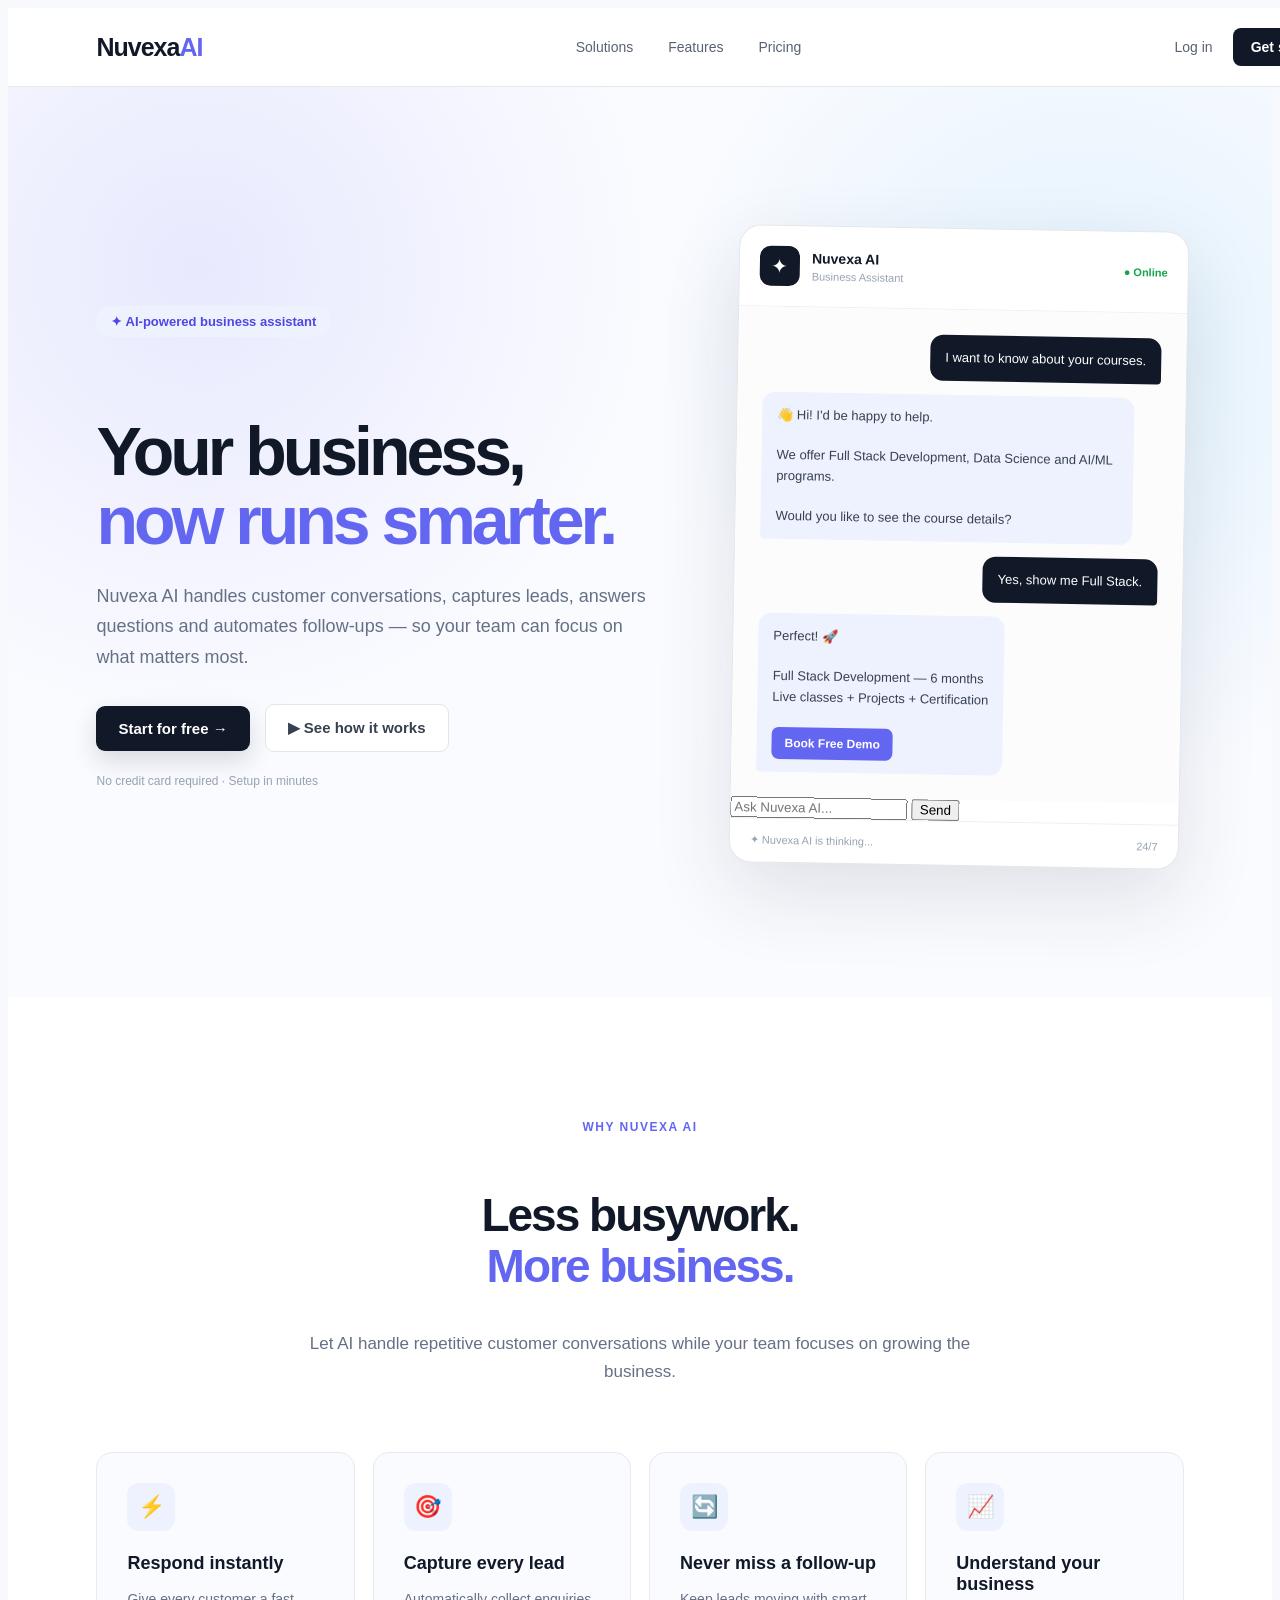
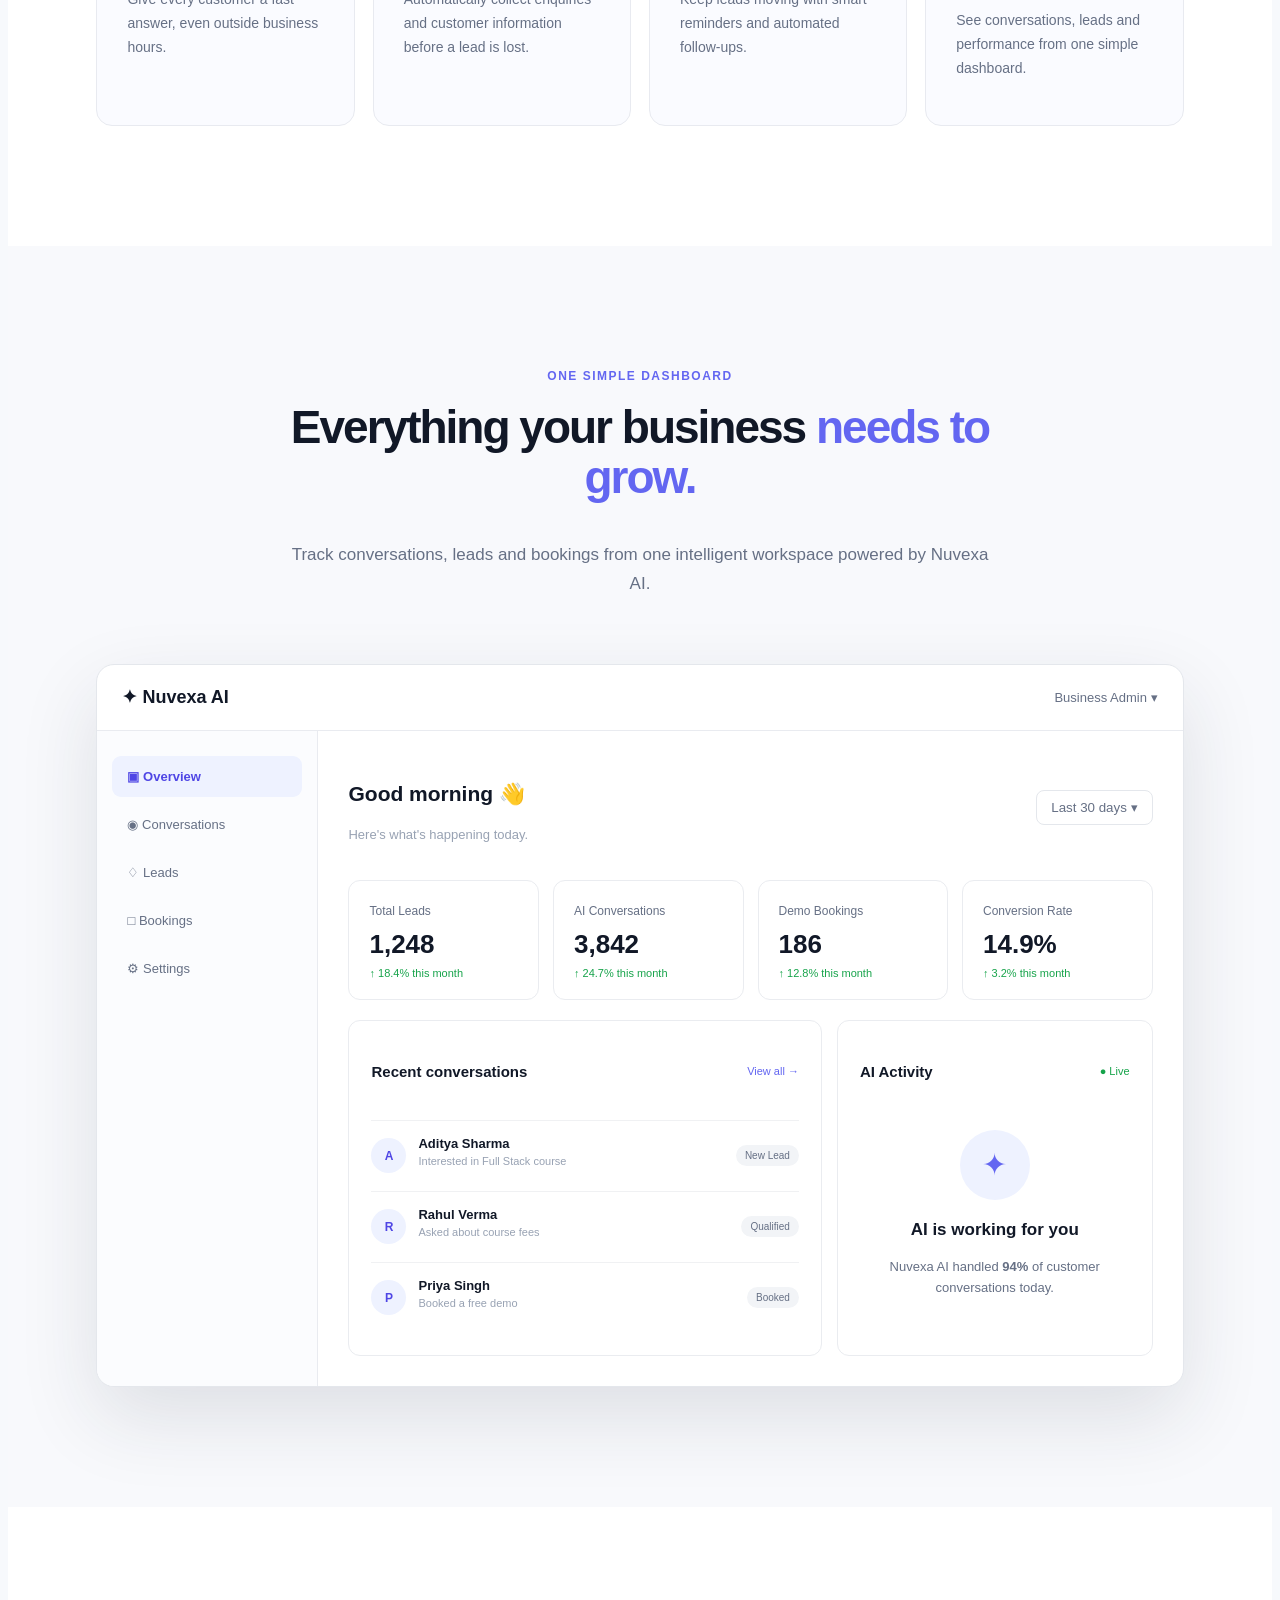
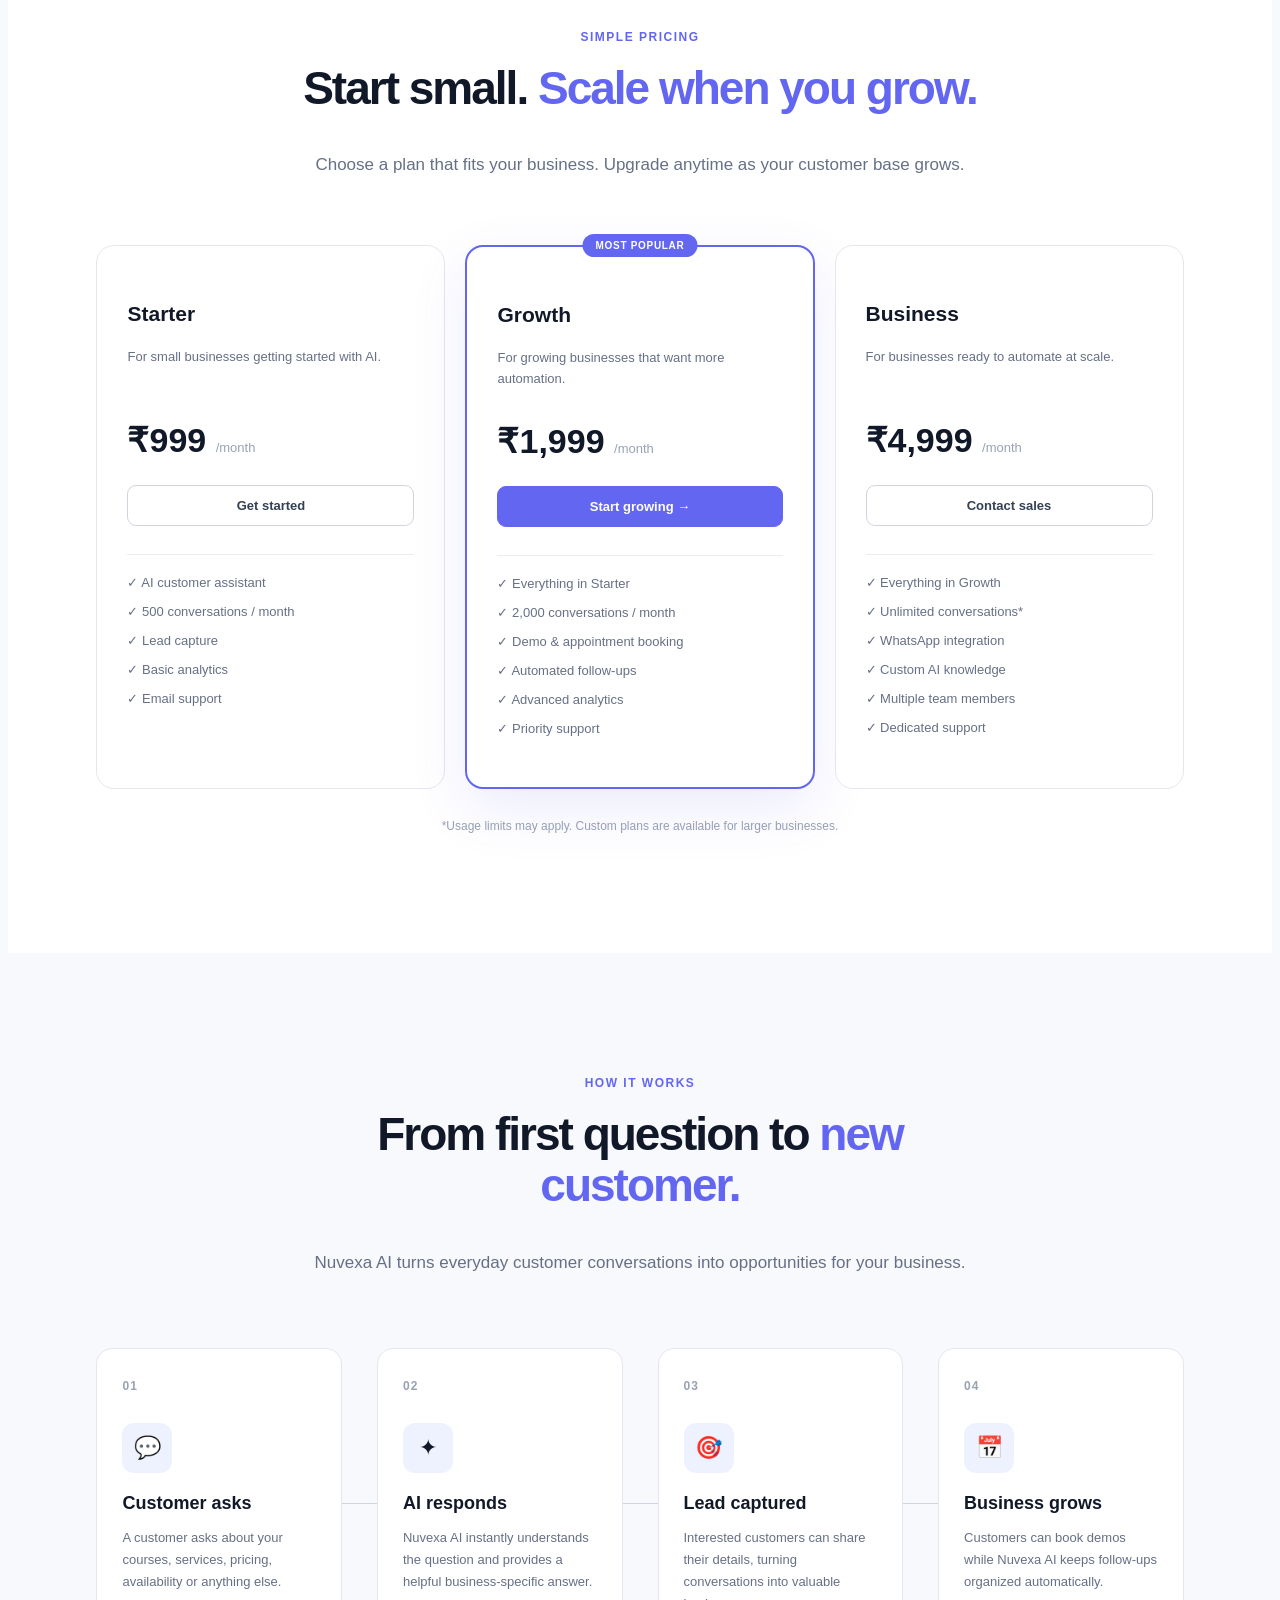
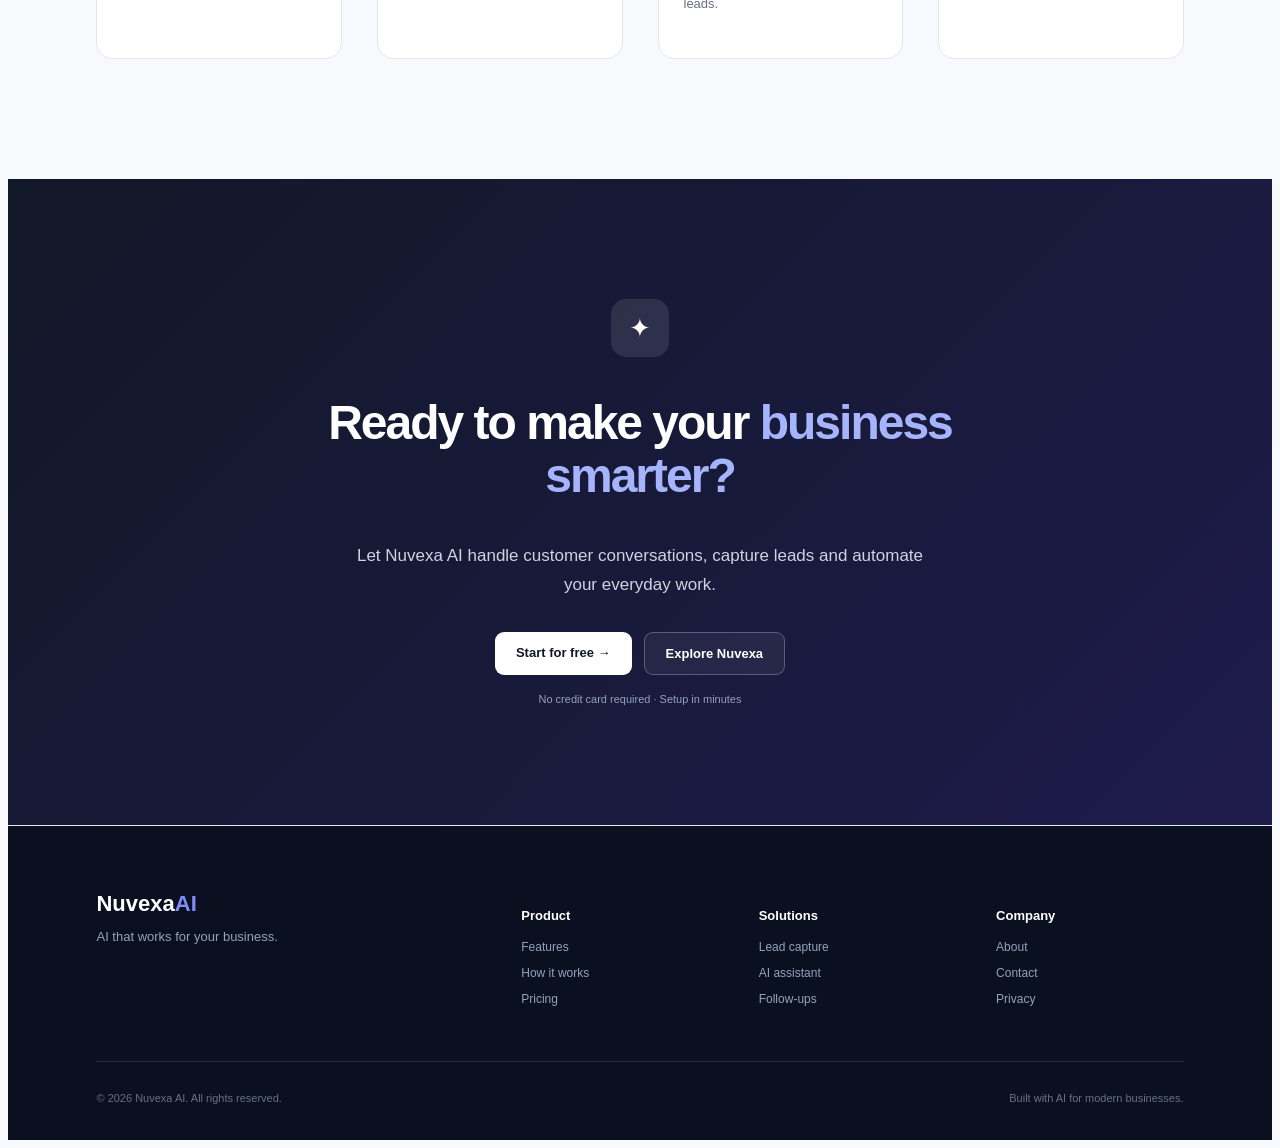
<file: frontend/index.html>
<!DOCTYPE html>
<html lang="en">

<head>
    <meta charset="UTF-8">
    <meta name="viewport" content="width=device-width, initial-scale=1.0">

    <title>Nuvexa AI | AI Business Assistant</title>

    <link rel="stylesheet" href="css/style.css">
</head>

<body>

    <!-- =========================
         NAVBAR
    ========================= -->

    <nav class="navbar">

        <div class="logo">
            Nuvexa<span>AI</span>
        </div>

        <div class="nav-links">
            <a href="#solutions">Solutions</a> 
            <a href="#features">Features</a>
            <a href="#pricing">Pricing</a>
        </div>

        <div class="nav-actions">
            <a href="#" class="login-btn">Log in</a>
            <a href="#" class="start-btn">Get started →</a>
        </div>

    </nav>


    <!-- =========================
         HERO SECTION
    ========================= -->

    <section class="hero">

        <div class="hero-content">

            <div class="hero-badge">
                ✦ AI-powered business assistant
            </div>

            <h1>
                Your business,
                <span>now runs smarter.</span>
            </h1>

            <p>
                Nuvexa AI handles customer conversations, captures leads,
                answers questions and automates follow-ups — so your team
                can focus on what matters most.
            </p>

            <div class="hero-buttons">

                <a href="#features" class="primary-btn">
                    Start for free →
                </a>

                <a href="#how-it-works" class="demo-btn">
                    ▶ See how it works
                </a>

            </div> 

            <div class="hero-note">
                No credit card required · Setup in minutes
            </div>

        </div>


        <!-- =========================
             AI ASSISTANT PREVIEW
        ========================= -->

        <div class="ai-preview">

            <div class="ai-header">

                <div class="ai-brand">

                    <div class="ai-icon">
                        ✦
                    </div>

                    <div>
                        <strong>Nuvexa AI</strong>
                        <small>Business Assistant</small>
                    </div>

                </div>

                <div class="status">
                    ● Online
                </div>

            </div>


            <div class="conversation">

                <div class="user-message">
                    I want to know about your courses.
                </div>

                <div class="ai-message">

                    👋 Hi! I'd be happy to help.

                    <br><br>

                    We offer Full Stack Development,
                    Data Science and AI/ML programs.

                    <br><br>

                    Would you like to see the course details?

                </div>


                <div class="user-message">
                    Yes, show me Full Stack.
                </div>


                <div class="ai-message"> 

                    Perfect! 🚀

                    <br><br>

                    Full Stack Development — 6 months

                    <br>

                    Live classes + Projects + Certification

                    <br><br>

                    <button
                        class="chat-button"
                        id="bookDemoButton"
                        type="button">
                        Book Free Demo
                    </button>

                </div>

            </div>


            <!-- CHAT INPUT -->

            <div class="chat-input-area">

                <input
                    type="text"
                    id="chatInput"
                    placeholder="Ask Nuvexa AI..."
                >
                 <button
                    id="sendButton"
                    type="button">
                     Send
                 </button>

            </div> 


            <div class="ai-footer">

                <span>
                    ✦ Nuvexa AI is thinking...
                </span>

                <span>
                    24/7
                </span>

            </div>

        </div>

    </section>



    <!-- =========================
         WHY NUVEXA
    ========================= -->

    <section class="why-nuvexa" id="solutions">

        <div class="section-title">

            <span>
                WHY NUVEXA AI
            </span>

            <h2>
                Less busywork.
                <br>
                <strong>More business.</strong>
            </h2>

            <p>
                Let AI handle repetitive customer conversations while
                your team focuses on growing the business.
            </p>

        </div>


        <div class="benefit-grid">

            <div class="benefit-card">

                <div class="benefit-icon">
                    ⚡
                </div>

                <h3>
                    Respond instantly
                </h3>

                <p>
                    Give every customer a fast answer, even outside
                    business hours.
                </p>

            </div>


            <div class="benefit-card">

                <div class="benefit-icon">
                    🎯
                </div>

                <h3>
                    Capture every lead
                </h3>

                <p>
                    Automatically collect enquiries and customer
                    information before a lead is lost.
                </p>

            </div>


            <div class="benefit-card">

                <div class="benefit-icon">
                    🔄
                </div>

                <h3>
                    Never miss a follow-up
                </h3>

                <p>
                    Keep leads moving with smart reminders and
                    automated follow-ups.
                </p>

            </div>


            <div class="benefit-card">

                <div class="benefit-icon">
                    📈
                </div>

                <h3>
                    Understand your business
                </h3>

                <p>
                    See conversations, leads and performance from
                    one simple dashboard.
                </p>

            </div>

        </div>

    </section>



    <!-- =========================
         DASHBOARD PREVIEW
    ========================= -->

    <section class="dashboard-section" id="features">

        <div class="dashboard-heading">

            <span>
                ONE SIMPLE DASHBOARD
            </span>

            <h2>
                Everything your business
                <strong>needs to grow.</strong>
            </h2>

            <p>
                Track conversations, leads and bookings from one
                intelligent workspace powered by Nuvexa AI.
            </p>

        </div>


        <div class="dashboard-preview">


            <!-- DASHBOARD TOP -->

            <div class="dashboard-top">

                <div class="dashboard-logo">
                    ✦ Nuvexa AI
                </div>

                <div class="dashboard-user">
                    Business Admin ▾
                </div>

            </div>


            <div class="dashboard-body">


                <!-- SIDEBAR -->

                <aside class="dashboard-sidebar">

                    <div class="side-item active">
                        ▣ Overview
                    </div>

                    <div class="side-item">
                        ◉ Conversations
                    </div>

                    <div class="side-item">
                        ♢ Leads
                    </div>

                    <div class="side-item">
                        □ Bookings
                    </div>

                    <div class="side-item">
                        ⚙ Settings
                    </div>

                </aside>


                <!-- MAIN DASHBOARD -->

                <main class="dashboard-main">

                    <div class="dashboard-title">

                        <div>

                            <h3>
                                Good morning 👋
                            </h3>

                            <p>
                                Here's what's happening today.
                            </p>

                        </div>

                        <button class="dashboard-date">
                            Last 30 days ▾
                        </button>

                    </div>


                    <!-- STATS -->

                    <div class="dashboard-stats">

                        <div class="stat-box">

                            <span>
                                Total Leads
                            </span>

                            <strong>
                                1,248
                            </strong>

                            <small>
                                ↑ 18.4% this month
                            </small>

                        </div>


                        <div class="stat-box">

                            <span>
                                AI Conversations
                            </span>

                            <strong>
                                3,842
                            </strong>

                            <small>
                                ↑ 24.7% this month
                            </small>

                        </div>


                        <div class="stat-box">

                            <span>
                                Demo Bookings
                            </span>

                            <strong>
                                186
                            </strong>

                            <small>
                                ↑ 12.8% this month
                            </small>

                        </div>


                        <div class="stat-box">

                            <span>
                                Conversion Rate
                            </span>

                            <strong>
                                14.9%
                            </strong>

                            <small>
                                ↑ 3.2% this month
                            </small>

                        </div>

                    </div>


                    <!-- ACTIVITY -->

                    <div class="dashboard-content">


                        <div class="activity-card">

                            <div class="card-header">

                                <h4>
                                    Recent conversations
                                </h4>

                                <span>
                                    View all →
                                </span>

                            </div>


                            <div class="conversation-row">

                                <div class="avatar">
                                    A
                                </div>

                                <div>

                                    <strong>
                                        Aditya Sharma
                                    </strong>

                                    <p>
                                        Interested in Full Stack course
                                    </p>

                                </div>

                                <span class="lead-status">
                                    New Lead
                                </span>

                            </div>


                            <div class="conversation-row">

                                <div class="avatar">
                                    R
                                </div>

                                <div>

                                    <strong>
                                        Rahul Verma
                                    </strong>

                                    <p>
                                        Asked about course fees
                                    </p>

                                </div>

                                <span class="lead-status">
                                    Qualified
                                </span>

                            </div>


                            <div class="conversation-row">

                                <div class="avatar">
                                    P
                                </div>

                                <div>

                                    <strong>
                                        Priya Singh
                                    </strong>

                                    <p>
                                        Booked a free demo
                                    </p>

                                </div>

                                <span class="lead-status">
                                    Booked
                                </span>

                            </div>

                        </div>


                        <div class="ai-activity-card">

                            <div class="card-header">

                                <h4>
                                    AI Activity
                                </h4>

                                <span class="live-dot">
                                    ● Live
                                </span>

                            </div>


                            <div class="ai-circle">
                                ✦
                            </div>


                            <h3>
                                AI is working for you
                            </h3>

                            <p>
                                Nuvexa AI handled
                                <strong>94%</strong>
                                of customer conversations today.
                            </p>

                        </div>

                    </div>

                </main>

            </div>

        </div>

    </section>



    <!-- =========================
         PRICING
    ========================= -->

    <section class="pricing-section" id="pricing">

        <div class="pricing-heading">

            <span>
                SIMPLE PRICING
            </span>

            <h2>
                Start small.
                <strong>Scale when you grow.</strong>
            </h2>

            <p>
                Choose a plan that fits your business.
                Upgrade anytime as your customer base grows.
            </p>

        </div>


        <div class="pricing-grid">


            <!-- STARTER -->

            <div class="pricing-card">

                <h3>
                    Starter
                </h3>

                <p class="pricing-desc">
                    For small businesses getting started with AI.
                </p>

                <div class="price">
                    ₹999 <span>/month</span>
                </div>

                <a href="#features" class="pricing-btn">
                    Get started
                </a>

                <div class="plan-line"></div>

                <ul>

                    <li>
                        ✓ AI customer assistant
                    </li>

                    <li>
                        ✓ 500 conversations / month
                    </li>

                    <li>
                        ✓ Lead capture
                    </li>

                    <li>
                        ✓ Basic analytics
                    </li>

                    <li>
                        ✓ Email support
                    </li>

                </ul>

            </div>



            <!-- GROWTH -->

            <div class="pricing-card popular">

                <div class="popular-badge">
                    MOST POPULAR
                </div>

                <h3>
                    Growth
                </h3>

                <p class="pricing-desc">
                    For growing businesses that want more automation.
                </p>

                <div class="price">
                    ₹1,999 <span>/month</span>
                </div>

                <a href="#features" class="pricing-btn primary">
                    Start growing →
                </a>

                <div class="plan-line"></div>

                <ul>

                    <li>
                        ✓ Everything in Starter
                    </li>

                    <li>
                        ✓ 2,000 conversations / month
                    </li>

                    <li>
                        ✓ Demo & appointment booking
                    </li>

                    <li>
                        ✓ Automated follow-ups
                    </li>

                    <li>
                        ✓ Advanced analytics
                    </li>

                    <li>
                        ✓ Priority support
                    </li>

                </ul>

            </div>



            <!-- BUSINESS -->

            <div class="pricing-card">

                <h3>
                    Business
                </h3>

                <p class="pricing-desc">
                    For businesses ready to automate at scale.
                </p>

                <div class="price">
                    ₹4,999 <span>/month</span>
                </div>

                <a href="#" class="pricing-btn">
                    Contact sales
                </a>

                <div class="plan-line"></div>

                <ul>

                    <li>
                        ✓ Everything in Growth
                    </li>

                    <li>
                        ✓ Unlimited conversations*
                    </li>

                    <li>
                        ✓ WhatsApp integration
                    </li>

                    <li>
                        ✓ Custom AI knowledge
                    </li>

                    <li>
                        ✓ Multiple team members
                    </li>

                    <li>
                        ✓ Dedicated support
                    </li>

                </ul>

            </div>

        </div>


        <div class="pricing-note">
            *Usage limits may apply. Custom plans are available for larger businesses.
        </div>

    </section>



    <!-- =========================
         HOW IT WORKS
    ========================= -->

    <section class="how-section" id="how-it-works">

        <div class="how-heading">

            <span>
                HOW IT WORKS
            </span>

            <h2>
                From first question to
                <strong>new customer.</strong>
            </h2>

            <p>
                Nuvexa AI turns everyday customer conversations
                into opportunities for your business.
            </p>

        </div>


        <div class="steps-container">

            <div class="step-card">

                <div class="step-number">
                    01
                </div>

                <div class="step-icon">
                    💬
                </div>

                <h3>
                    Customer asks
                </h3>

                <p>
                    A customer asks about your courses, services,
                    pricing, availability or anything else.
                </p>

            </div>


            <div class="step-line"></div>


            <div class="step-card">

                <div class="step-number">
                    02
                </div>

                <div class="step-icon">
                    ✦
                </div>

                <h3>
                    AI responds
                </h3>

                <p>
                    Nuvexa AI instantly understands the question
                    and provides a helpful business-specific answer.
                </p>

            </div>


            <div class="step-line"></div>


            <div class="step-card">

                <div class="step-number">
                    03
                </div>

                <div class="step-icon">
                    🎯
                </div>

                <h3>
                    Lead captured
                </h3>

                <p>
                    Interested customers can share their details,
                    turning conversations into valuable leads.
                </p>

            </div>


            <div class="step-line"></div>


            <div class="step-card">

                <div class="step-number">
                    04
                </div>

                <div class="step-icon">
                    📅
                </div>

                <h3>
                    Business grows
                </h3>

                <p>
                    Customers can book demos while Nuvexa AI
                    keeps follow-ups organized automatically.
                </p>

            </div>

        </div>

    </section>



    <!-- =========================
         FINAL CTA
    ========================= -->

    <section class="final-cta">

        <div class="cta-content">

            <div class="cta-icon">
                ✦
            </div>

            <h2>
                Ready to make your
                <strong>business smarter?</strong>
            </h2>

            <p>
                Let Nuvexa AI handle customer conversations,
                capture leads and automate your everyday work.
            </p>

            <div class="cta-buttons">

                <a href="#features" class="cta-primary">
                    Start for free →
                </a>

                <a href="#features" class="cta-secondary">
                    Explore Nuvexa
                </a>

            </div>

            <div class="cta-note">
                No credit card required · Setup in minutes
            </div>

        </div>

    </section>



    <!-- =========================
         FOOTER
    ========================= -->

    <footer class="footer">

        <div class="footer-main">

            <div class="footer-brand">

                <div class="footer-logo">
                    Nuvexa<span>AI</span>
                </div>

                <p>
                    AI that works for your business.
                </p>

            </div>


            <div class="footer-column">

                <h4>
                    Product
                </h4>

                <a href="#features">
                    Features
                </a>

                <a href="#how-it-works">
                    How it works
                </a>

                <a href="#pricing">
                    Pricing
                </a>

            </div>


            <div class="footer-column">

                <h4>
                    Solutions
                </h4>

                <a href="#solutions">
                    Lead capture
                </a>

                <a href="#solutions">
                    AI assistant
                </a>

                <a href="#solutions">
                    Follow-ups
                </a>

            </div>


            <div class="footer-column">

                <h4>
                    Company
                </h4>

                <a href="#">
                    About
                </a>

                <a href="#">
                    Contact
                </a>

                <a href="#">
                    Privacy
                </a>

            </div>

        </div>


        <div class="footer-bottom">

            <p>
                © 2026 Nuvexa AI. All rights reserved.
            </p>

            <p>
                Built with AI for modern businesses.
            </p>

        </div>

    </footer>



    <!-- =========================
         FREE DEMO MODAL
    ========================= -->

    <div
        id="demoModal"
        class="demo-modal"
        aria-hidden="true">

        <div class="demo-modal-content">

            <button
                id="closeDemoModal"
                class="demo-close"
                type="button"
                aria-label="Close">
                ×
            </button>


            <div class="demo-modal-icon">
                ✦
            </div>

            <h2>
                Book Your Free Demo
            </h2>

            <p>
                Share your details and our team will contact you shortly.
            </p>


            <form id="demoLeadForm">

                <input
                    type="text"
                    id="demoName"
                    placeholder="Your name"
                    required
                >


                <input
                    type="tel"
                    id="demoPhone"
                    placeholder="10-digit mobile number"
                    pattern="[0-9]{10}"
                    maxlength="10"
                    required
                >


                <input
                    type="text"
                    id="demoCourse"
                    placeholder="Course you're interested in"
                    required
                >
                <input
    type="date"
    id="appointmentDate"
    required
>

<input
    type="time"
    id="appointmentTime"
    required
>


                <button
                    type="submit"
                    class="cta-primary">
                    Book Free Demo →
                </button>


                <p
                    id="demoFormMessage"
                    class="demo-form-message">
                </p>

            </form>

        </div>

    </div>



    <!-- =========================
         DEMO MODAL STYLE
    ========================= -->

    <style>

        .demo-modal {

            display: none;

            position: fixed;

            inset: 0;

            z-index: 9999;

            background: rgba(0, 0, 0, 0.65);

            align-items: center;

            justify-content: center;

            padding: 20px;
        }


        .demo-modal.show {

            display: flex;

        }


        .demo-modal-content {

            position: relative;

            width: min(440px, 100%);

            background: #fff;

            border-radius: 20px;

            padding: 32px;

            box-shadow:
                0 25px 80px rgba(0, 0, 0, 0.25);

        }


        .demo-modal-icon {

            font-size: 28px;

            margin-bottom: 8px;

        }


        .demo-modal-content h2 {

            margin: 0 0 8px;

        }


        .demo-modal-content > p {

            margin: 0 0 22px;

        }


        .demo-modal-content form {

            display: flex;

            flex-direction: column;

            gap: 12px;

        }


        .demo-modal-content input {

            width: 100%;

            box-sizing: border-box;

            padding: 13px 14px;

            border: 1px solid #ddd;

            border-radius: 10px;

            font-size: 15px;

            outline: none;

        }


        .demo-modal-content input:focus {

            border-color: #888;

        }


        .demo-close {

            position: absolute;

            top: 12px;

            right: 14px;

            border: 0;

            background: transparent;

            font-size: 28px;

            cursor: pointer;

        }


        .demo-form-message {

            min-height: 20px;

            margin: 0;

            font-size: 14px;

        }

    </style>



    <!-- =========================
         DEMO FORM JAVASCRIPT
    ========================= -->

 
 <script>

document.addEventListener(
    "DOMContentLoaded",
    function () {

        const modal =
            document.getElementById("demoModal");

        const openButton =
            document.getElementById("bookDemoButton");

        const closeButton =
            document.getElementById("closeDemoModal");

        const form =
            document.getElementById("demoLeadForm");

        const message =
            document.getElementById("demoFormMessage");


        // =========================
        // CHECK ELEMENTS
        // =========================

        if (
            !modal ||
            !form ||
            !message
        ) {

            console.error(
                "Demo form elements not found."
            );

            return;
        }


        // =========================
        // OPEN MODAL
        // =========================

        function openModal() {

            modal.classList.add("show");

            modal.setAttribute(
                "aria-hidden",
                "false"
            );

            const nameInput =
                document.getElementById("demoName");

            if (nameInput) {
                nameInput.focus();
            }
        }


        // =========================
        // CLOSE MODAL
        // =========================

        function closeModal() {

            modal.classList.remove("show");

            modal.setAttribute(
                "aria-hidden",
                "true"
            );
        }


        // =========================
        // BOOK DEMO BUTTON
        // =========================

        if (openButton) {

            openButton.addEventListener(
                "click",
                openModal
            );

        }


        // =========================
        // CLOSE BUTTON
        // =========================

        if (closeButton) {

            closeButton.addEventListener(
                "click",
                closeModal
            );

        }


        // =========================
        // CLOSE OUTSIDE MODAL
        // =========================

        modal.addEventListener(
            "click",
            function (event) {

                if (
                    event.target === modal
                ) {

                    closeModal();

                }

            }
        );


        // =========================
        // FORM SUBMIT
        // =========================

        form.addEventListener(
            "submit",
            async function (event) {

                event.preventDefault();


                // =========================
                // GET FORM VALUES
                // =========================

                const name =
                    document
                        .getElementById("demoName")
                        .value
                        .trim();


                const phone =
                    document
                        .getElementById("demoPhone")
                        .value
                        .trim();


                const course =
                    document
                        .getElementById("demoCourse")
                        .value
                        .trim();


                const appointmentDate =
                    document
                        .getElementById("appointmentDate")
                        .value;


                const appointmentTime =
                    document
                        .getElementById("appointmentTime")
                        .value;


                // =========================
                // VALIDATION
                // =========================

                if (name === "") {

                    message.textContent =
                        "Please enter your name.";

                    return;
                }


                if (!/^\d{10}$/.test(phone)) {

                    message.textContent =
                        "Please enter a valid 10-digit mobile number.";

                    return;
                }


                if (course === "") {

                    message.textContent =
                        "Please enter the course name.";

                    return;
                }


                if (
                    appointmentDate === "" ||
                    appointmentTime === ""
                ) {

                    message.textContent =
                        "Please select appointment date and time.";

                    return;
                }


                // =========================
                // SUBMIT BUTTON
                // =========================

                const submitButton =
                    form.querySelector(
                        'button[type="submit"]'
                    );


                if (submitButton) {

                    submitButton.disabled = true;

                    submitButton.textContent =
                        "Booking...";

                }


                message.textContent =
                    "Saving your demo booking...";


                try {

                    // =========================
                    // 1. SAVE LEAD
                    // =========================

                    const leadResponse =
                        await fetch(
                            "http://127.0.0.1:8000/leads",
                            {
                                method: "POST",

                                headers: {
                                    "Content-Type":
                                        "application/json"
                                },

                                body:
                                    JSON.stringify({

                                        name:
                                            name,

                                        phone:
                                            phone,

                                        course:
                                            course,

                                        enquiry:
                                            "Book Free Demo"

                                    })
                            }
                        );


                    const leadData =
                        await leadResponse.json();


                    if (!leadResponse.ok) {

                        throw new Error(
                            leadData.detail ||
                            "Lead could not be saved."
                        );

                    }


                    // =========================
                    // 2. SAVE APPOINTMENT
                    // =========================

                    const appointmentResponse =
                        await fetch(
                            "http://127.0.0.1:8000/appointments",
                            {
                                method: "POST",

                                headers: {
                                    "Content-Type":
                                        "application/json"
                                },

                                body:
                                    JSON.stringify({

                                        name:
                                            name,

                                        phone:
                                            phone,

                                        course:
                                            course,

                                        appointmentDate:
                                            appointmentDate,

                                        appointmentTime:
                                            appointmentTime

                                    })
                            }
                        );


                    const appointmentData =
                        await appointmentResponse.json();


                    if (!appointmentResponse.ok) {

                        throw new Error(
                            appointmentData.detail ||
                            "Appointment could not be saved."
                        );

                    }


                    // =========================
                    // SUCCESS
                    // =========================

                    message.textContent =
                        "Demo booked successfully! 🎉";


                    form.reset();


                    setTimeout(
                        function () {

                            closeModal();

                            message.textContent =
                                "";

                        },
                        1500
                    );

                }


                catch (error) {

                    console.error(
                        "Demo Booking Error:",
                        error
                    );


                    message.textContent =
                        error.message ||
                        "Sorry, demo booking save nahi ho paayi. Please try again.";

                }


                finally {

                    // =========================
                    // ENABLE BUTTON
                    // =========================

                    if (submitButton) {

                        submitButton.disabled =
                            false;

                        submitButton.textContent =
                            "Book Free Demo →";

                    }

                }

            }
        );


    }
);

</script>



    <!-- MAIN SCRIPT -->

    <script src="js/script.js"></script>

</body>

  </html>
</file>
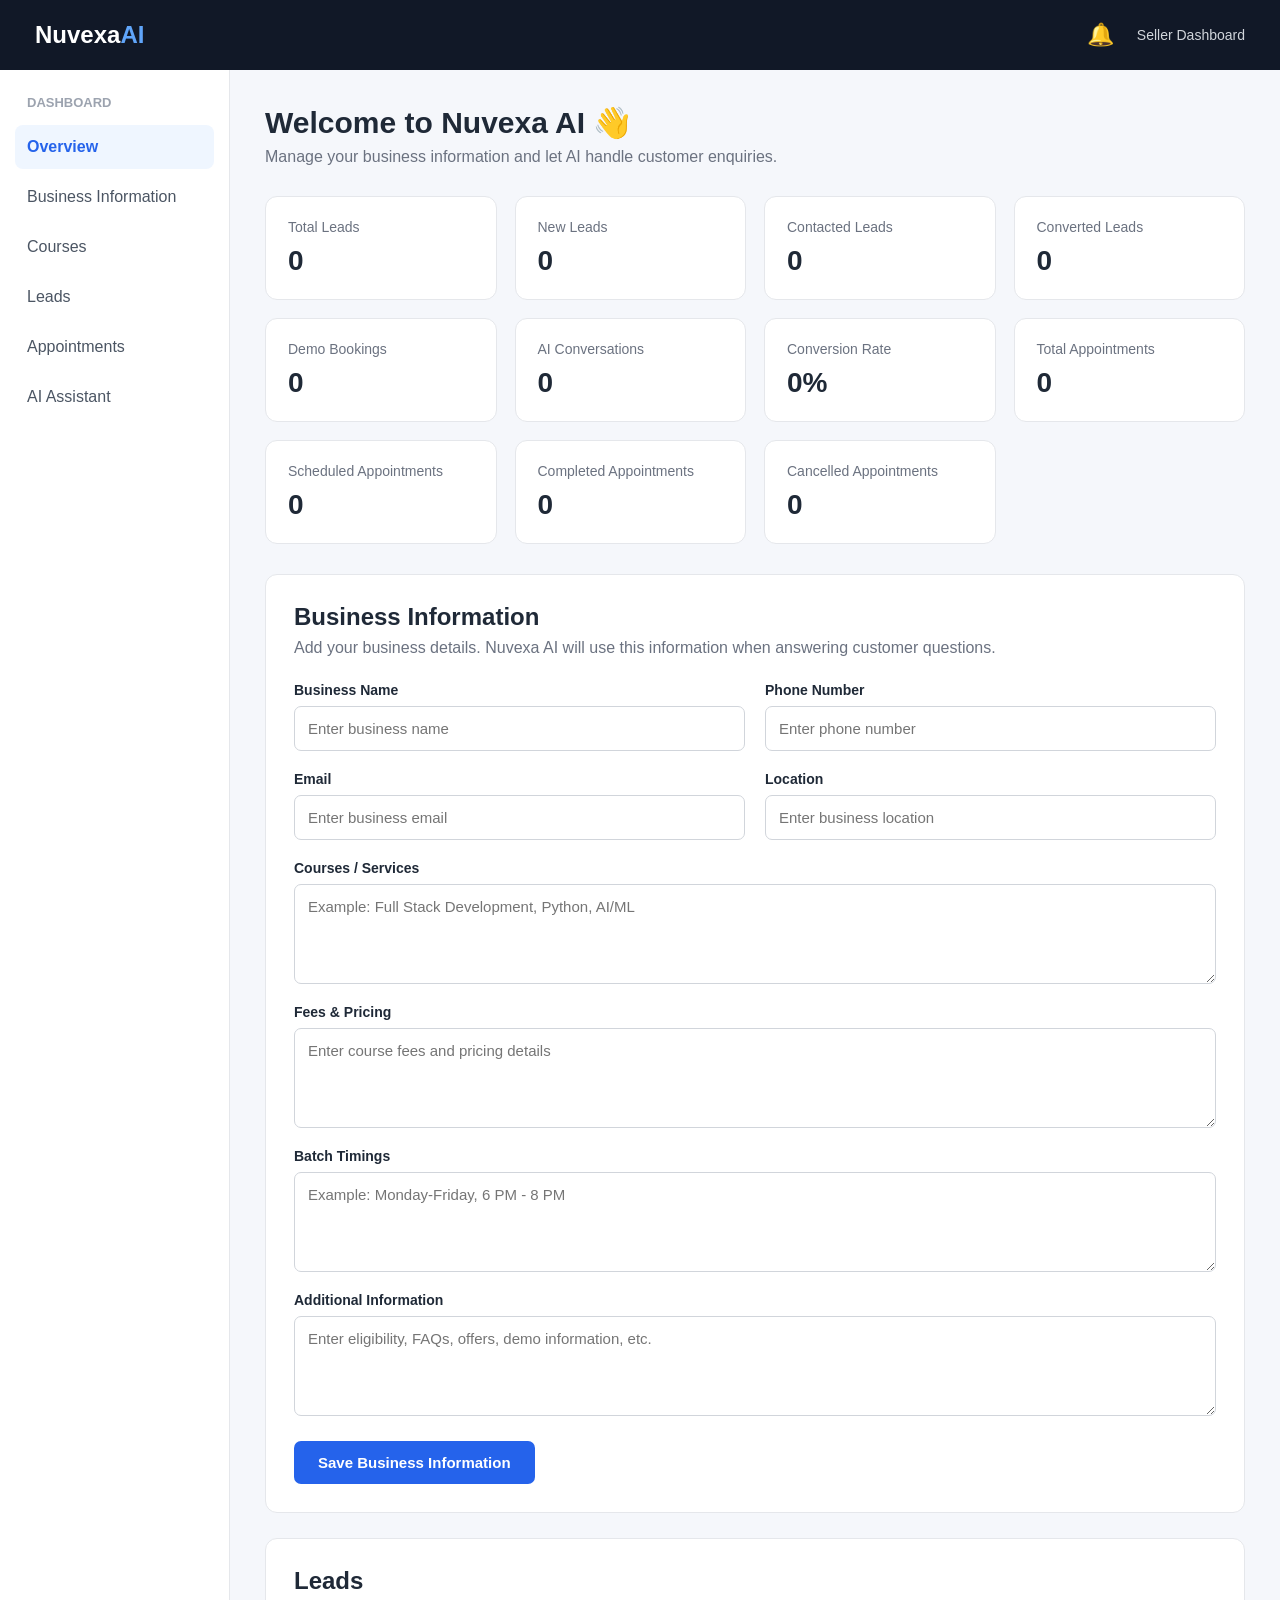
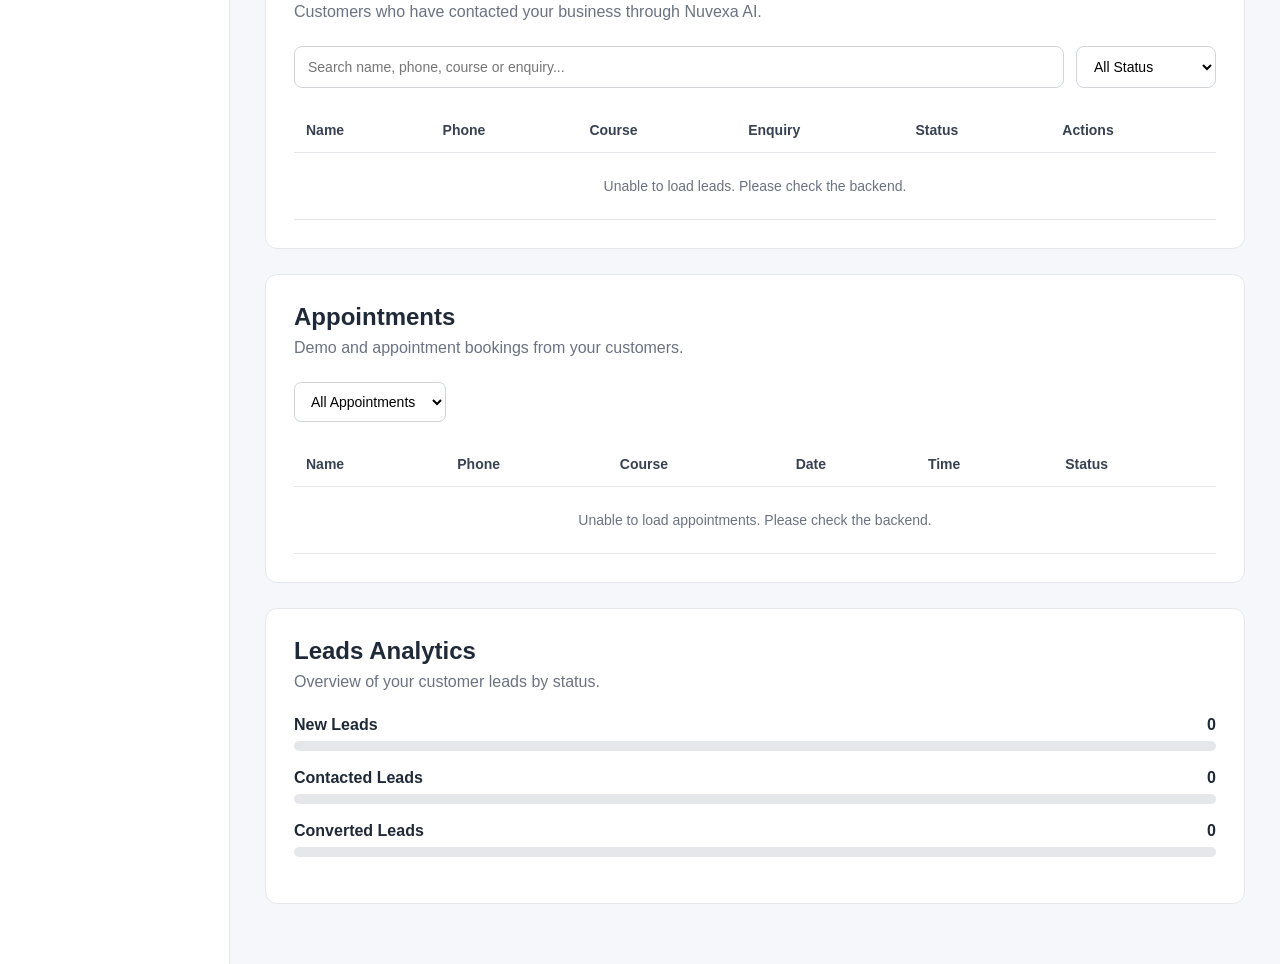
<file: frontend/dashboard.html>
<!DOCTYPE html>
<html lang="en">

<head>

    <meta charset="UTF-8">

    <meta
        name="viewport"
        content="width=device-width, initial-scale=1.0"
    >

    <title>Nuvexa AI — Seller Dashboard</title>


    <style>

        * {
            margin: 0;
            padding: 0;
            box-sizing: border-box;
            font-family: Arial, sans-serif;
        }


        body {
            background: #f5f7fb;
            color: #1f2937;
        }


        /* =========================
           NAVBAR
        ========================= */

        .navbar {
            height: 70px;
            background: #111827;
            color: white;

            display: flex;
            align-items: center;
            justify-content: space-between;

            padding: 0 35px;
        }


        .logo {
            font-size: 24px;
            font-weight: bold;
        }


        .logo span {
            color: #60a5fa;
        }


        .seller {
            font-size: 14px;
            color: #d1d5db;
        }


        /* =========================
           LAYOUT
        ========================= */

        .layout {
            display: flex;
            min-height: calc(100vh - 70px);
        }


        .sidebar {
            width: 230px;
            background: white;
            border-right: 1px solid #e5e7eb;
            padding: 25px 15px;
        }


        .sidebar h3 {
            font-size: 13px;
            color: #9ca3af;
            margin-bottom: 15px;
            padding-left: 12px;
            text-transform: uppercase;
        }


        .menu {
            padding: 13px 12px;
            margin-bottom: 6px;
            border-radius: 8px;
            cursor: pointer;
            color: #4b5563;
        }


        .menu.active {
            background: #eff6ff;
            color: #2563eb;
            font-weight: bold;
        }


        .menu:hover {
            background: #f3f4f6;
        }


        .content {
            flex: 1;
            padding: 35px;
        }


        /* =========================
           HEADING
        ========================= */

        .heading {
            margin-bottom: 30px;
        }


        .heading h1 {
            font-size: 30px;
            margin-bottom: 8px;
        }


        .heading p {
            color: #6b7280;
        }


        /* =========================
           CARDS
        ========================= */

        .cards {
            display: grid;
            grid-template-columns: repeat(4, 1fr);
            gap: 18px;
            margin-bottom: 30px;
        }


        .card {
            background: white;
            padding: 22px;
            border-radius: 12px;
            border: 1px solid #e5e7eb;
        }


        .card p {
            color: #6b7280;
            font-size: 14px;
            margin-bottom: 10px;
        }


        .card h2 {
            font-size: 28px;
        }


        /* =========================
           SECTION
        ========================= */

        .section {
            background: white;
            border: 1px solid #e5e7eb;
            border-radius: 12px;
            padding: 28px;
            margin-bottom: 25px;
        }


        .section h2 {
            margin-bottom: 8px;
        }


        .section-description {
            color: #6b7280;
            margin-bottom: 25px;
        }


        /* =========================
           FORM
        ========================= */

        .form-grid {
            display: grid;
            grid-template-columns: 1fr 1fr;
            gap: 20px;
        }


        .form-group {
            display: flex;
            flex-direction: column;
        }


        .form-group.full {
            grid-column: 1 / -1;
        }


        label {
            font-size: 14px;
            font-weight: bold;
            margin-bottom: 8px;
        }


        input,
        textarea,
        select {
            padding: 13px;
            border: 1px solid #d1d5db;
            border-radius: 7px;
            font-size: 15px;
            outline: none;
        }


        input:focus,
        textarea:focus,
        select:focus {
            border-color: #2563eb;
        }


        textarea {
            min-height: 100px;
            resize: vertical;
        }


        .save-btn {
            margin-top: 25px;
            padding: 13px 24px;
            background: #2563eb;
            color: white;
            border: none;
            border-radius: 7px;
            font-size: 15px;
            font-weight: bold;
            cursor: pointer;
        }


        .save-btn:hover {
            background: #1d4ed8;
        }


        .success {
            display: none;
            margin-top: 15px;
            color: #15803d;
            font-weight: bold;
        }


        /* =========================
           TABLE
        ========================= */

        table {
            width: 100%;
            border-collapse: collapse;
        }


        th,
        td {
            padding: 14px 12px;
            text-align: left;
            border-bottom: 1px solid #e5e7eb;
        }


        th {
            color: #374151;
            font-size: 14px;
        }


        td {
            font-size: 14px;
            color: #4b5563;
        }


        .loading {
            text-align: center;
            padding: 25px;
            color: #6b7280;
        }


        /* =========================
           STATUS
        ========================= */

        .status-select {
            padding: 6px 10px;
            border-radius: 8px;
            border: 1px solid #d1d5db;
            font-size: 12px;
            font-weight: 600;
            cursor: pointer;
        }


        .status-select.scheduled {
            background: #fff7ed;
            color: #c2410c;
        }


        .status-select.completed {
            background: #f0fdf4;
            color: #15803d;
        }


        .status-select.cancelled {
            background: #fef2f2;
            color: #dc2626;
        }


        /* =========================
           LEAD SEARCH
        ========================= */

        .lead-tools {
            display: flex;
            gap: 12px;
            margin-bottom: 20px;
            flex-wrap: wrap;
        }


        .lead-search {
            flex: 1;
            min-width: 250px;
            padding: 11px 13px;
            border: 1px solid #d1d5db;
            border-radius: 8px;
            font-size: 14px;
        }


        .lead-filter {
            padding: 11px 13px;
            border: 1px solid #d1d5db;
            border-radius: 8px;
            font-size: 14px;
            background: white;
            cursor: pointer;
            min-width: 140px;
        }


        /* =========================
           APPOINTMENT FILTER
        ========================= */

        #appointmentFilter {
            margin-bottom: 20px;
            padding: 10px 12px;
            font-size: 14px;
            cursor: pointer;
            background: white;
        }


        /* =========================
           ANALYTICS
        ========================= */

        .analytics-row {
            margin-bottom: 18px;
        }


        .analytics-header {
            display: flex;
            justify-content: space-between;
            margin-bottom: 7px;
        }


        .analytics-label {
            font-weight: 600;
        }


        .analytics-number {
            font-weight: 600;
        }


        .analytics-track {
            width: 100%;
            height: 10px;
            background: #e5e7eb;
            border-radius: 10px;
            overflow: hidden;
        }


        .analytics-bar {
            width: 0%;
            height: 100%;
            border-radius: 10px;
            transition: width 0.4s ease;
        }


        .new-bar {
            background: #2563eb;
        }


        .contacted-bar {
            background: #f59e0b;
        }


        .converted-bar {
            background: #16a34a;
        }


        /* =========================
           ACTION BUTTONS
        ========================= */

        .action-buttons {
            display: flex;
            gap: 6px;
            flex-wrap: wrap;
        }


        .action-call,
        .action-whatsapp,
        .action-view {
            text-decoration: none;
            border: none;
            padding: 7px 9px;
            border-radius: 7px;
            font-size: 13px;
            font-weight: 600;
            cursor: pointer;
        }


        .action-call {
            background: #eff6ff;
            color: #2563eb;
        }


        .action-whatsapp {
            background: #f0fdf4;
            color: #15803d;
        }


        .action-view {
            background: #f3f4f6;
            color: #374151;
        }


        /* =========================
           RESPONSIVE
        ========================= */

        @media (max-width: 1000px) {

            .cards {
                grid-template-columns: repeat(2, 1fr);
            }


            .sidebar {
                width: 190px;
            }

        }


        @media (max-width: 700px) {

            .layout {
                flex-direction: column;
            }


            .sidebar {
                width: 100%;
                border-right: none;
                border-bottom: 1px solid #e5e7eb;
            }


            .content {
                padding: 20px;
            }


            .cards {
                grid-template-columns: 1fr;
            }


            .form-grid {
                grid-template-columns: 1fr;
            }


            .form-group.full {
                grid-column: auto;
            }


            table {
                min-width: 850px;
            }

        }

    </style>

</head>


<body>


    <!-- =========================
         NAVBAR
    ========================= -->

    <div class="navbar">

        <div class="logo">
            Nuvexa<span>AI</span>
        </div>


        <div
            style="
                display:flex;
                align-items:center;
                gap:18px;
            "
        >

            <!-- NOTIFICATION BUTTON -->

            <button
                id="notificationButton"
                type="button"
                title="Notifications"
                style="
                    position:relative;
                    border:none;
                    background:transparent;
                    color:white;
                    font-size:22px;
                    cursor:pointer;
                    padding:5px;
                "
            >

                🔔


                <span
                    id="notificationBadge"
                    style="
                        display:none;
                        position:absolute;
                        top:-2px;
                        right:-4px;
                        min-width:18px;
                        height:18px;
                        padding:0 4px;
                        border-radius:20px;
                        background:#ef4444;
                        color:white;
                        font-size:11px;
                        font-weight:bold;
                        line-height:18px;
                        text-align:center;
                    "
                >
                    0
                </span>

            </button>


            <div class="seller">
                Seller Dashboard
            </div>

        </div>

    </div>



    <!-- =========================
         MAIN LAYOUT
    ========================= -->

    <div class="layout">


        <!-- =========================
             SIDEBAR
        ========================= -->

        <aside class="sidebar">

            <h3>
                Dashboard
            </h3>


            <div class="menu active">
                Overview
            </div>


            <div class="menu">
                Business Information
            </div>


            <div class="menu">
                Courses
            </div>


            <div class="menu">
                Leads
            </div>


            <div class="menu">
                Appointments
            </div>


            <div class="menu">
                AI Assistant
            </div>

        </aside>



        <!-- =========================
             CONTENT
        ========================= -->

        <main class="content">


            <!-- =========================
                 HEADING
            ========================= -->

            <div class="heading">

                <h1>
                    Welcome to Nuvexa AI 👋
                </h1>


                <p>
                    Manage your business information and let AI handle customer enquiries.
                </p>

            </div>



            <!-- =========================
                 DASHBOARD CARDS
            ========================= -->

            <div class="cards">


                <div class="card">

                    <p>
                        Total Leads
                    </p>

                    <h2 id="totalLeads">
                        0
                    </h2>

                </div>


                <div class="card">

                    <p>
                        New Leads
                    </p>

                    <h2 id="newLeads">
                        0
                    </h2>

                </div>


                <div class="card">

                    <p>
                        Contacted Leads
                    </p>

                    <h2 id="contactedLeads">
                        0
                    </h2>

                </div>


                <div class="card">

                    <p>
                        Converted Leads
                    </p>

                    <h2 id="convertedLeads">
                        0
                    </h2>

                </div>


                <div class="card">

                    <p>
                        Demo Bookings
                    </p>

                    <h2 id="demoBookings">
                        0
                    </h2>

                </div>


                <div class="card">

                    <p>
                        AI Conversations
                    </p>

                    <h2 id="aiConversations">
                        0
                    </h2>

                </div>


                <div class="card">

                    <p>
                        Conversion Rate
                    </p>

                    <h2 id="conversionRate">
                        0%
                    </h2>

                </div>


                <div class="card">

                    <p>
                        Total Appointments
                    </p>

                    <h2 id="totalAppointments">
                        0
                    </h2>

                </div>


                <div class="card">

                    <p>
                        Scheduled Appointments
                    </p>

                    <h2 id="scheduledAppointments">
                        0
                    </h2>

                </div>


                <div class="card">

                    <p>
                        Completed Appointments
                    </p>

                    <h2 id="completedAppointments">
                        0
                    </h2>

                </div>


                <div class="card">

                    <p>
                        Cancelled Appointments
                    </p>

                    <h2 id="cancelledAppointments">
                        0
                    </h2>

                </div>


            </div>



            <!-- =========================
                 BUSINESS INFORMATION
            ========================= -->

            <div class="section">

                <h2>
                    Business Information
                </h2>


                <p class="section-description">
                    Add your business details. Nuvexa AI will use this information when answering customer questions.
                </p>


                <div class="form-grid">


                    <div class="form-group">

                        <label>
                            Business Name
                        </label>

                        <input
                            type="text"
                            id="businessName"
                            placeholder="Enter business name"
                        >

                    </div>


                    <div class="form-group">

                        <label>
                            Phone Number
                        </label>

                        <input
                            type="text"
                            id="phone"
                            placeholder="Enter phone number"
                        >

                    </div>


                    <div class="form-group">

                        <label>
                            Email
                        </label>

                        <input
                            type="email"
                            id="email"
                            placeholder="Enter business email"
                        >

                    </div>


                    <div class="form-group">

                        <label>
                            Location
                        </label>

                        <input
                            type="text"
                            id="location"
                            placeholder="Enter business location"
                        >

                    </div>


                    <div class="form-group full">

                        <label>
                            Courses / Services
                        </label>

                        <textarea
                            id="courses"
                            placeholder="Example: Full Stack Development, Python, AI/ML"
                        ></textarea>

                    </div>


                    <div class="form-group full">

                        <label>
                            Fees & Pricing
                        </label>

                        <textarea
                            id="fees"
                            placeholder="Enter course fees and pricing details"
                        ></textarea>

                    </div>


                    <div class="form-group full">

                        <label>
                            Batch Timings
                        </label>

                        <textarea
                            id="timings"
                            placeholder="Example: Monday-Friday, 6 PM - 8 PM"
                        ></textarea>

                    </div>


                    <div class="form-group full">

                        <label>
                            Additional Information
                        </label>

                        <textarea
                            id="additional"
                            placeholder="Enter eligibility, FAQs, offers, demo information, etc."
                        ></textarea>

                    </div>


                </div>


                <button
                    class="save-btn"
                    onclick="saveBusinessInfo()"
                >
                    Save Business Information
                </button>


                <div
                    class="success"
                    id="successMessage"
                >
                    ✓ Business information saved successfully!
                </div>

            </div>



            <!-- =========================
                 LEADS
            ========================= -->

            <div class="section">


                <h2>
                    Leads
                </h2>


                <p class="section-description">
                    Customers who have contacted your business through Nuvexa AI.
                </p>


                <!-- SEARCH + FILTER -->

                <div class="lead-tools">


                    <input
                        type="text"
                        id="leadSearch"
                        class="lead-search"
                        placeholder="Search name, phone, course or enquiry..."
                    >


                    <select
                        id="leadStatusFilter"
                        class="lead-filter"
                    >

                        <option value="All">
                            All Status
                        </option>

                        <option value="New">
                            New
                        </option>

                        <option value="Contacted">
                            Contacted
                        </option>

                        <option value="Converted">
                            Converted
                        </option>

                    </select>


                </div>



                <!-- LEADS TABLE -->

                <div style="overflow-x:auto;">


                    <table>


                        <thead>

                            <tr>

                                <th>
                                    Name
                                </th>

                                <th>
                                    Phone
                                </th>

                                <th>
                                    Course
                                </th>

                                <th>
                                    Enquiry
                                </th>

                                <th>
                                    Status
                                </th>

                                <th>
                                    Actions
                                </th>

                            </tr>

                        </thead>


                        <tbody id="leadsTableBody">

                            <tr>

                                <td
                                    colspan="6"
                                    class="loading"
                                >
                                    Loading leads...
                                </td>

                            </tr>

                        </tbody>


                    </table>


                </div>


            </div>



            <!-- =========================
                 APPOINTMENTS
            ========================= -->

            <div class="section">


                <h2>
                    Appointments
                </h2>


                <p class="section-description">
                    Demo and appointment bookings from your customers.
                </p>


                <select
                    id="appointmentFilter"
                >

                    <option value="All">
                        All Appointments
                    </option>

                    <option value="Scheduled">
                        Scheduled
                    </option>

                    <option value="Completed">
                        Completed
                    </option>

                    <option value="Cancelled">
                        Cancelled
                    </option>

                </select>


                <div style="overflow-x:auto;">


                    <table>


                        <thead>

                            <tr>

                                <th>
                                    Name
                                </th>

                                <th>
                                    Phone
                                </th>

                                <th>
                                    Course
                                </th>

                                <th>
                                    Date
                                </th>

                                <th>
                                    Time
                                </th>

                                <th>
                                    Status
                                </th>

                            </tr>

                        </thead>


                        <tbody id="appointmentsTableBody">

                            <tr>

                                <td
                                    colspan="6"
                                    class="loading"
                                >
                                    Loading appointments...
                                </td>

                            </tr>

                        </tbody>


                    </table>


                </div>


            </div>



            <!-- =========================
                 ANALYTICS
            ========================= -->

            <div class="section">


                <h2>
                    Leads Analytics
                </h2>


                <p class="section-description">
                    Overview of your customer leads by status.
                </p>



                <!-- NEW -->

                <div class="analytics-row">

                    <div class="analytics-header">

                        <span class="analytics-label">
                            New Leads
                        </span>

                        <span
                            id="analyticsNewLeads"
                            class="analytics-number"
                        >
                            0
                        </span>

                    </div>


                    <div class="analytics-track">

                        <div
                            id="analyticsNewBar"
                            class="analytics-bar new-bar"
                        ></div>

                    </div>

                </div>



                <!-- CONTACTED -->

                <div class="analytics-row">

                    <div class="analytics-header">

                        <span class="analytics-label">
                            Contacted Leads
                        </span>

                        <span
                            id="analyticsContactedLeads"
                            class="analytics-number"
                        >
                            0
                        </span>

                    </div>


                    <div class="analytics-track">

                        <div
                            id="analyticsContactedBar"
                            class="analytics-bar contacted-bar"
                        ></div>

                    </div>

                </div>



                <!-- CONVERTED -->

                <div class="analytics-row">

                    <div class="analytics-header">

                        <span class="analytics-label">
                            Converted Leads
                        </span>

                        <span
                            id="analyticsConvertedLeads"
                            class="analytics-number"
                        >
                            0
                        </span>

                    </div>


                    <div class="analytics-track">

                        <div
                            id="analyticsConvertedBar"
                            class="analytics-bar converted-bar"
                        ></div>

                    </div>

                </div>


            </div>


        </main>


    </div>



    <!-- ========================================
         JAVASCRIPT
    ======================================== -->

    <script>


        // ========================================
        // SAVE BUSINESS INFORMATION
        // ========================================

        async function saveBusinessInfo() {

            const businessInfo = {

                businessName:
                    document.getElementById(
                        "businessName"
                    ).value,

                phone:
                    document.getElementById(
                        "phone"
                    ).value,

                email:
                    document.getElementById(
                        "email"
                    ).value,

                location:
                    document.getElementById(
                        "location"
                    ).value,

                courses:
                    document.getElementById(
                        "courses"
                    ).value,

                fees:
                    document.getElementById(
                        "fees"
                    ).value,

                timings:
                    document.getElementById(
                        "timings"
                    ).value,

                additional:
                    document.getElementById(
                        "additional"
                    ).value

            };


            try {

                const response =
                    await fetch(
                        "http://127.0.0.1:8000/business",
                        {
                            method: "POST",

                            headers: {
                                "Content-Type":
                                    "application/json"
                            },

                            body:
                                JSON.stringify(
                                    businessInfo
                                )
                        }
                    );


                if (!response.ok) {

                    throw new Error(
                        "Server returned status " +
                        response.status
                    );

                }


                const data =
                    await response.json();


                const successMessage =
                    document.getElementById(
                        "successMessage"
                    );


                if (successMessage) {

                    successMessage.textContent =
                        "✓ " +
                        data.message;


                    successMessage.style.display =
                        "block";


                    setTimeout(
                        function () {

                            successMessage.style.display =
                                "none";

                        },
                        3000
                    );

                }

            }


            catch (error) {

                console.error(
                    "Nuvexa AI Error:",
                    error
                );


                alert(
                    "Unable to save business information. Please check that the Nuvexa backend is running."
                );

            }

        }



        // ========================================
        // LEAD DATA
        // ========================================

        let allDashboardLeads = [];


        // ========================================
        // NOTIFICATION DATA
        // ========================================

        let knownLeadIds = new Set();

        let leadNotifications = [];



        // ========================================
        // CHECK NEW LEADS
        // ========================================

        function checkForNewLeadNotifications(
            leads
        ) {

            // First dashboard load

            if (
                knownLeadIds.size === 0
            ) {

                leads.forEach(
                    function (lead) {

                        knownLeadIds.add(
                            lead.id
                        );

                    }
                );

                return;
            }


            // Find new leads

            const newLeads =
                leads.filter(
                    function (lead) {

                        return !knownLeadIds.has(
                            lead.id
                        );

                    }
                );


            if (
                newLeads.length === 0
            ) {

                return;
            }


            // Create notifications

            newLeads.forEach(
                function (lead) {

                    leadNotifications.unshift({

                        id:
                            lead.id,

                        name:
                            lead.name ||
                            "New Customer",

                        course:
                            lead.course ||
                            "Course enquiry",

                        message:
                            "New lead received from " +
                            (
                                lead.name ||
                                "customer"
                            )

                    });


                    knownLeadIds.add(
                        lead.id
                    );

                }
            );


            // Keep latest 10

            leadNotifications =
                leadNotifications.slice(
                    0,
                    10
                );


            updateNotificationUI();

        }



        // ========================================
        // UPDATE NOTIFICATION UI
        // ========================================

        function updateNotificationUI() {

            const badge =
                document.getElementById(
                    "notificationBadge"
                );


            const list =
                document.getElementById(
                    "notificationList"
                );


            if (
                !badge ||
                !list
            ) {

                return;
            }


            // Badge

            if (
                leadNotifications.length > 0
            ) {

                badge.textContent =
                    leadNotifications.length;

                badge.style.display =
                    "block";

            }

            else {

                badge.style.display =
                    "none";

            }


            // Empty

            if (
                leadNotifications.length === 0
            ) {

                list.innerHTML = `

                    <div
                        style="
                            padding:25px;
                            text-align:center;
                            color:#6b7280;
                            font-size:14px;
                        "
                    >
                        No new notifications.
                    </div>

                `;

                return;
            }


            // Clear list

            list.innerHTML = "";


            // Add notifications

            leadNotifications.forEach(
                function (notification) {

                    const item =
                        document.createElement(
                            "div"
                        );


                    item.style.cssText = `
                        padding:15px 18px;
                        border-bottom:1px solid #f1f5f9;
                    `;


                    item.innerHTML = `

                        <div
                            style="
                                display:flex;
                                gap:10px;
                                align-items:flex-start;
                            "
                        >

                            <div
                                style="
                                    width:34px;
                                    height:34px;
                                    border-radius:50%;
                                    background:#eff6ff;
                                    display:flex;
                                    align-items:center;
                                    justify-content:center;
                                    flex-shrink:0;
                                "
                            >
                                👤
                            </div>


                            <div>

                                <div
                                    style="
                                        font-size:14px;
                                        font-weight:600;
                                        color:#111827;
                                    "
                                >
                                    ${notification.message}
                                </div>


                                <div
                                    style="
                                        margin-top:4px;
                                        font-size:12px;
                                        color:#6b7280;
                                    "
                                >
                                    Course:
                                    ${notification.course}
                                </div>


                                <button
                                    type="button"
                                    onclick="viewLeadDetails(${notification.id}); closeNotificationPanel();"
                                    style="
                                        margin-top:8px;
                                        padding:6px 9px;
                                        border:none;
                                        border-radius:7px;
                                        background:#eff6ff;
                                        color:#2563eb;
                                        font-size:11px;
                                        font-weight:600;
                                        cursor:pointer;
                                    "
                                >
                                    View Lead
                                </button>

                            </div>

                        </div>

                    `;


                    list.appendChild(
                        item
                    );

                }
            );

        }



        // ========================================
        // RENDER LEADS
        // ========================================

        function renderLeadsTable() {

            const tableBody =
                document.getElementById(
                    "leadsTableBody"
                );


            if (!tableBody) {

                return;
            }


            const searchInput =
                document.getElementById(
                    "leadSearch"
                );


            const statusFilter =
                document.getElementById(
                    "leadStatusFilter"
                );


            const searchText =
                searchInput
                    ? searchInput.value
                        .trim()
                        .toLowerCase()
                    : "";


            const selectedStatus =
                statusFilter
                    ? statusFilter.value
                    : "All";


            const filteredLeads =
                allDashboardLeads.filter(
                    function (lead) {

                        const searchableText = (

                            (lead.name || "") +
                            " " +
                            (lead.phone || "") +
                            " " +
                            (lead.course || "") +
                            " " +
                            (lead.enquiry || "")

                        ).toLowerCase();


                        const matchesSearch =
                            searchableText.includes(
                                searchText
                            );


                        const matchesStatus =
                            selectedStatus === "All" ||
                            lead.status === selectedStatus;


                        return (
                            matchesSearch &&
                            matchesStatus
                        );

                    }
                );


            // No result

            if (
                filteredLeads.length === 0
            ) {

                tableBody.innerHTML = `

                    <tr>

                        <td
                            colspan="6"
                            class="loading"
                        >
                            No matching leads found.
                        </td>

                    </tr>

                `;

                return;
            }


            tableBody.innerHTML = "";


            filteredLeads.forEach(
                function (lead) {

                    const row =
                        document.createElement(
                            "tr"
                        );


                    const phone =
                        (
                            lead.phone ||
                            ""
                        ).replace(
                            /\D/g,
                            ""
                        );


                    row.innerHTML = `

                        <td>
                            ${lead.name || "-"}
                        </td>


                        <td>
                            ${lead.phone || "-"}
                        </td>


                        <td>
                            ${lead.course || "-"}
                        </td>


                        <td>
                            ${lead.enquiry || "-"}
                        </td>


                        <td>

                            <select
                                class="status-select"
                                onchange="updateLeadStatus(
                                    ${lead.id},
                                    this.value
                                )"
                            >

                                <option
                                    value="New"
                                    ${
                                        lead.status === "New"
                                            ? "selected"
                                            : ""
                                    }
                                >
                                    New
                                </option>


                                <option
                                    value="Contacted"
                                    ${
                                        lead.status === "Contacted"
                                            ? "selected"
                                            : ""
                                    }
                                >
                                    Contacted
                                </option>


                                <option
                                    value="Converted"
                                    ${
                                        lead.status === "Converted"
                                            ? "selected"
                                            : ""
                                    }
                                >
                                    Converted
                                </option>

                            </select>

                        </td>


                        <td>

                            <div class="action-buttons">


                                ${
                                    phone
                                        ? `
                                            <a
                                                href="tel:${phone}"
                                                class="action-call"
                                                title="Call customer"
                                            >
                                                📞
                                            </a>
                                        `
                                        : ""
                                }


                                ${
                                    phone
                                        ? `
                                            <a
                                                href="https://wa.me/91${phone}"
                                                target="_blank"
                                                rel="noopener noreferrer"
                                                class="action-whatsapp"
                                                title="WhatsApp customer"
                                            >
                                                💬
                                            </a>
                                        `
                                        : ""
                                }


                                <button
                                    type="button"
                                    class="action-view"
                                    title="View lead details"
                                    onclick="viewLeadDetails(${lead.id})"
                                >
                                    👁️
                                </button>


                            </div>

                        </td>

                    `;


                    tableBody.appendChild(
                        row
                    );

                }
            );

        }



        // ========================================
        // VIEW LEAD DETAILS
        // ========================================

        function viewLeadDetails(
            leadId
        ) {

            const lead =
                allDashboardLeads.find(
                    function (item) {

                        return (
                            item.id ===
                            leadId
                        );

                    }
                );


            if (!lead) {

                alert(
                    "Lead details nahi mili."
                );

                return;
            }


            const modal =
                document.getElementById(
                    "leadDetailsModal"
                );


            if (!modal) {

                return;
            }


            document.getElementById(
                "modalLeadName"
            ).textContent =
                lead.name ||
                "-";


            document.getElementById(
                "modalLeadPhone"
            ).textContent =
                lead.phone ||
                "-";


            document.getElementById(
                "modalLeadCourse"
            ).textContent =
                lead.course ||
                "-";


            document.getElementById(
                "modalLeadEnquiry"
            ).textContent =
                lead.enquiry ||
                "-";


            document.getElementById(
                "modalLeadStatus"
            ).textContent =
                lead.status ||
                "New";


            const statusElement =
                document.getElementById(
                    "modalLeadStatus"
                );


            if (
                lead.status ===
                "Converted"
            ) {

                statusElement.style.background =
                    "#f0fdf4";

                statusElement.style.color =
                    "#15803d";

            }

            else if (
                lead.status ===
                "Contacted"
            ) {

                statusElement.style.background =
                    "#fff7ed";

                statusElement.style.color =
                    "#c2410c";

            }

            else {

                statusElement.style.background =
                    "#eff6ff";

                statusElement.style.color =
                    "#2563eb";

            }


            const phone =
                (
                    lead.phone ||
                    ""
                ).replace(
                    /\D/g,
                    ""
                );


            const callButton =
                document.getElementById(
                    "modalCallButton"
                );


            const whatsappButton =
                document.getElementById(
                    "modalWhatsappButton"
                );


            if (phone) {

                callButton.href =
                    "tel:" + phone;

                whatsappButton.href =
                    "https://wa.me/91" +
                    phone;

            }

            else {

                callButton.href =
                    "#";

                whatsappButton.href =
                    "#";

            }


            modal.style.display =
                "flex";

        }



        // ========================================
        // CLOSE LEAD DETAILS
        // ========================================

        function closeLeadDetails() {

            const modal =
                document.getElementById(
                    "leadDetailsModal"
                );


            if (modal) {

                modal.style.display =
                    "none";

            }

        }



        // ========================================
        // LOAD LEADS
        // ========================================

        async function loadLeads() {

            try {

                const response =
                    await fetch(
                        "http://127.0.0.1:8000/leads"
                    );


                if (!response.ok) {

                    throw new Error(
                        "Failed to load leads"
                    );

                }


                const data =
                    await response.json();


                console.log(
                    "Leads from API:",
                    data
                );


                allDashboardLeads =
                    Array.isArray(
                        data.leads
                    )
                        ? data.leads
                        : [];


                // New lead notification check

                checkForNewLeadNotifications(
                    allDashboardLeads
                );


                // ========================================
                // COUNTS
                // ========================================

                const totalLeads =
                    allDashboardLeads.length;


                const newLeads =
                    allDashboardLeads.filter(
                        lead =>
                            lead.status ===
                            "New"
                    ).length;


                const contactedLeads =
                    allDashboardLeads.filter(
                        lead =>
                            lead.status ===
                            "Contacted"
                    ).length;


                const convertedLeads =
                    allDashboardLeads.filter(
                        lead =>
                            lead.status ===
                            "Converted"
                    ).length;


                const demoBookings =
                    allDashboardLeads.filter(
                        lead =>
                            lead.enquiry ===
                            "Book Free Demo"
                    ).length;


                // Total

                const totalLeadsElement =
                    document.getElementById(
                        "totalLeads"
                    );


                if (totalLeadsElement) {

                    totalLeadsElement.textContent =
                        data.total_leads ??
                        totalLeads;

                }


                // New

                const newLeadsElement =
                    document.getElementById(
                        "newLeads"
                    );


                if (newLeadsElement) {

                    newLeadsElement.textContent =
                        newLeads;

                }


                // Contacted

                const contactedLeadsElement =
                    document.getElementById(
                        "contactedLeads"
                    );


                if (contactedLeadsElement) {

                    contactedLeadsElement.textContent =
                        contactedLeads;

                }


                // Converted

                const convertedLeadsElement =
                    document.getElementById(
                        "convertedLeads"
                    );


                if (convertedLeadsElement) {

                    convertedLeadsElement.textContent =
                        convertedLeads;

                }


                // Demo

                const demoBookingsElement =
                    document.getElementById(
                        "demoBookings"
                    );


                if (demoBookingsElement) {

                    demoBookingsElement.textContent =
                        demoBookings;

                }


                // Conversion rate

                const totalLeadCount =
                    data.total_leads ??
                    totalLeads;


                const conversionRate =
                    totalLeadCount > 0
                        ? (
                            (
                                convertedLeads /
                                totalLeadCount
                            ) *
                            100
                          ).toFixed(1)
                        : "0.0";


                const conversionRateElement =
                    document.getElementById(
                        "conversionRate"
                    );


                if (conversionRateElement) {

                    conversionRateElement.textContent =
                        conversionRate +
                        "%";

                }


                // ========================================
                // ANALYTICS
                // ========================================

                const analyticsTotal =
                    allDashboardLeads.length;


                const newPercentage =
                    analyticsTotal > 0
                        ? (
                            newLeads /
                            analyticsTotal
                          ) * 100
                        : 0;


                const contactedPercentage =
                    analyticsTotal > 0
                        ? (
                            contactedLeads /
                            analyticsTotal
                          ) * 100
                        : 0;


                const convertedPercentage =
                    analyticsTotal > 0
                        ? (
                            convertedLeads /
                            analyticsTotal
                          ) * 100
                        : 0;


                const analyticsNewLeads =
                    document.getElementById(
                        "analyticsNewLeads"
                    );


                const analyticsNewBar =
                    document.getElementById(
                        "analyticsNewBar"
                    );


                if (
                    analyticsNewLeads
                ) {

                    analyticsNewLeads.textContent =
                        newLeads;

                }


                if (
                    analyticsNewBar
                ) {

                    analyticsNewBar.style.width =
                        newPercentage +
                        "%";

                }


                const analyticsContactedLeads =
                    document.getElementById(
                        "analyticsContactedLeads"
                    );


                const analyticsContactedBar =
                    document.getElementById(
                        "analyticsContactedBar"
                    );


                if (
                    analyticsContactedLeads
                ) {

                    analyticsContactedLeads.textContent =
                        contactedLeads;

                }


                if (
                    analyticsContactedBar
                ) {

                    analyticsContactedBar.style.width =
                        contactedPercentage +
                        "%";

                }


                const analyticsConvertedLeads =
                    document.getElementById(
                        "analyticsConvertedLeads"
                    );


                const analyticsConvertedBar =
                    document.getElementById(
                        "analyticsConvertedBar"
                    );


                if (
                    analyticsConvertedLeads
                ) {

                    analyticsConvertedLeads.textContent =
                        convertedLeads;

                }


                if (
                    analyticsConvertedBar
                ) {

                    analyticsConvertedBar.style.width =
                        convertedPercentage +
                        "%";

                }


                // ========================================
                // AI CONVERSATIONS
                // ========================================

                try {

                    const conversationResponse =
                        await fetch(
                            "http://127.0.0.1:8000/conversations/count"
                        );


                    if (
                        conversationResponse.ok
                    ) {

                        const conversationData =
                            await conversationResponse.json();


                        const aiConversationsElement =
                            document.getElementById(
                                "aiConversations"
                            );


                        if (
                            aiConversationsElement
                        ) {

                            aiConversationsElement.textContent =
                                conversationData.total_conversations ??
                                0;

                        }

                    }

                }

                catch (
                    conversationError
                ) {

                    console.error(
                        "Conversation count error:",
                        conversationError
                    );

                }


                // Render leads

                renderLeadsTable();

            }


            catch (error) {

                console.error(
                    "Nuvexa AI Leads Error:",
                    error
                );


                const tableBody =
                    document.getElementById(
                        "leadsTableBody"
                    );


                if (tableBody) {

                    tableBody.innerHTML = `

                        <tr>

                            <td
                                colspan="6"
                                class="loading"
                            >
                                Unable to load leads.
                                Please check the backend.
                            </td>

                        </tr>

                    `;

                }

            }

        }



        // ========================================
        // UPDATE LEAD STATUS
        // ========================================

        async function updateLeadStatus(
            leadId,
            status
        ) {

            try {

                const response =
                    await fetch(

                        `http://127.0.0.1:8000/leads/${leadId}/status?status=${encodeURIComponent(status)}`,

                        {
                            method: "PUT"
                        }

                    );


                const data =
                    await response.json();


                if (!response.ok) {

                    throw new Error(
                        data.detail ||
                        "Status update failed"
                    );

                }


                console.log(
                    "Lead status updated:",
                    data
                );


                await loadLeads();

            }


            catch (error) {

                console.error(
                    "Error updating status:",
                    error
                );


                alert(
                    "Lead status update nahi ho paaya."
                );

            }

        }



        // ========================================
        // LOAD APPOINTMENTS
        // ========================================

        async function loadAppointments() {

            try {

                const response =
                    await fetch(
                        "http://127.0.0.1:8000/appointments"
                    );


                if (!response.ok) {

                    throw new Error(
                        "Failed to load appointments"
                    );

                }


                const data =
                    await response.json();


                const appointments =
                    Array.isArray(
                        data.appointments
                    )
                        ? data.appointments
                        : [];


                // ========================================
                // COUNTS
                // ========================================

                const totalAppointmentsElement =
                    document.getElementById(
                        "totalAppointments"
                    );


                if (
                    totalAppointmentsElement
                ) {

                    totalAppointmentsElement.textContent =
                        data.total_appointments ??
                        appointments.length;

                }


                const scheduledAppointments =
                    appointments.filter(
                        appointment =>
                            appointment.status ===
                            "Scheduled"
                    ).length;


                const scheduledAppointmentsElement =
                    document.getElementById(
                        "scheduledAppointments"
                    );


                if (
                    scheduledAppointmentsElement
                ) {

                    scheduledAppointmentsElement.textContent =
                        scheduledAppointments;

                }


                const completedAppointments =
                    appointments.filter(
                        appointment =>
                            appointment.status ===
                            "Completed"
                    ).length;


                const completedAppointmentsElement =
                    document.getElementById(
                        "completedAppointments"
                    );


                if (
                    completedAppointmentsElement
                ) {

                    completedAppointmentsElement.textContent =
                        completedAppointments;

                }


                const cancelledAppointments =
                    appointments.filter(
                        appointment =>
                            appointment.status ===
                            "Cancelled"
                    ).length;


                const cancelledAppointmentsElement =
                    document.getElementById(
                        "cancelledAppointments"
                    );


                if (
                    cancelledAppointmentsElement
                ) {

                    cancelledAppointmentsElement.textContent =
                        cancelledAppointments;

                }


                // ========================================
                // TABLE
                // ========================================

                const tableBody =
                    document.getElementById(
                        "appointmentsTableBody"
                    );


                if (!tableBody) {

                    return;
                }


                if (
                    appointments.length === 0
                ) {

                    tableBody.innerHTML = `

                        <tr>

                            <td
                                colspan="6"
                                class="loading"
                            >
                                No appointments found.
                            </td>

                        </tr>

                    `;

                    return;
                }


                // ========================================
                // SORT
                // ========================================

                appointments.sort(
                    function (a, b) {

                        const dateA =
                            new Date(
                                `${
                                    (
                                        a.appointmentDate ||
                                        ""
                                    ).trim()
                                }T${
                                    (
                                        a.appointmentTime ||
                                        ""
                                    ).trim()
                                }`
                            );


                        const dateB =
                            new Date(
                                `${
                                    (
                                        b.appointmentDate ||
                                        ""
                                    ).trim()
                                }T${
                                    (
                                        b.appointmentTime ||
                                        ""
                                    ).trim()
                                }`
                            );


                        return dateA - dateB;

                    }
                );


                // ========================================
                // FILTER
                // ========================================

                const appointmentFilter =
                    document.getElementById(
                        "appointmentFilter"
                    );


                const selectedStatus =
                    appointmentFilter
                        ? appointmentFilter.value
                        : "All";


                const filteredAppointments =
                    selectedStatus === "All"
                        ? appointments
                        : appointments.filter(
                            function (appointment) {

                                return (
                                    appointment.status ===
                                    selectedStatus
                                );

                            }
                        );


                // No result

                if (
                    filteredAppointments.length === 0
                ) {

                    tableBody.innerHTML = `

                        <tr>

                            <td
                                colspan="6"
                                class="loading"
                            >
                                No ${
                                    selectedStatus.toLowerCase()
                                }
                                appointments found.
                            </td>

                        </tr>

                    `;

                    return;
                }


                tableBody.innerHTML = "";


                // ========================================
                // ADD APPOINTMENTS
                // ========================================

                filteredAppointments.forEach(
                    function (appointment) {

                        const row =
                            document.createElement(
                                "tr"
                            );


                        const statusClass =
                            (
                                appointment.status ||
                                ""
                            ).toLowerCase();


                        row.innerHTML = `

                            <td>
                                ${appointment.name || "-"}
                            </td>


                            <td>
                                ${appointment.phone || "-"}
                            </td>


                            <td>
                                ${appointment.course || "-"}
                            </td>


                            <td>
                                ${
                                    (
                                        appointment.appointmentDate ||
                                        ""
                                    ).trim() ||
                                    "-"
                                }
                            </td>


                            <td>
                                ${
                                    (
                                        appointment.appointmentTime ||
                                        ""
                                    ).trim() ||
                                    "-"
                                }
                            </td>


                            <td>

                                <select
                                    class="status-select ${statusClass}"
                                    onchange="updateAppointmentStatus(
                                        ${appointment.id},
                                        this.value
                                    )"
                                >

                                    <option
                                        value="Scheduled"
                                        ${
                                            appointment.status ===
                                            "Scheduled"
                                                ? "selected"
                                                : ""
                                        }
                                    >
                                        Scheduled
                                    </option>


                                    <option
                                        value="Completed"
                                        ${
                                            appointment.status ===
                                            "Completed"
                                                ? "selected"
                                                : ""
                                        }
                                    >
                                        Completed
                                    </option>


                                    <option
                                        value="Cancelled"
                                        ${
                                            appointment.status ===
                                            "Cancelled"
                                                ? "selected"
                                                : ""
                                        }
                                    >
                                        Cancelled
                                    </option>

                                </select>

                            </td>

                        `;


                        tableBody.appendChild(
                            row
                        );

                    }
                );

            }


            catch (error) {

                console.error(
                    "Appointments Error:",
                    error
                );


                const tableBody =
                    document.getElementById(
                        "appointmentsTableBody"
                    );


                if (tableBody) {

                    tableBody.innerHTML = `

                        <tr>

                            <td
                                colspan="6"
                                class="loading"
                            >
                                Unable to load appointments.
                                Please check the backend.
                            </td>

                        </tr>

                    `;

                }

            }

        }



        // ========================================
        // UPDATE APPOINTMENT STATUS
        // ========================================

        async function updateAppointmentStatus(
            appointmentId,
            status
        ) {

            try {

                const response =
                    await fetch(

                        `http://127.0.0.1:8000/appointments/${appointmentId}/status?status=${encodeURIComponent(status)}`,

                        {
                            method: "PUT"
                        }

                    );


                const data =
                    await response.json();


                if (!response.ok) {

                    throw new Error(
                        data.detail ||
                        "Status update failed"
                    );

                }


                console.log(
                    "Appointment status updated:",
                    data
                );


                await loadAppointments();

            }


            catch (error) {

                console.error(
                    "Appointment status error:",
                    error
                );


                alert(
                    "Appointment status update nahi ho paaya."
                );

            }

        }



        // ========================================
        // PAGE LOAD
        // ========================================

        document.addEventListener(
            "DOMContentLoaded",
            function () {


                // ========================================
                // APPOINTMENT FILTER
                // ========================================

                const appointmentFilter =
                    document.getElementById(
                        "appointmentFilter"
                    );


                if (
                    appointmentFilter
                ) {

                    appointmentFilter.addEventListener(
                        "change",
                        function () {

                            loadAppointments();

                        }
                    );

                }



                // ========================================
                // LEAD SEARCH
                // ========================================

                const leadSearch =
                    document.getElementById(
                        "leadSearch"
                    );


                if (
                    leadSearch
                ) {

                    leadSearch.addEventListener(
                        "input",
                        function () {

                            renderLeadsTable();

                        }
                    );

                }



                // ========================================
                // LEAD STATUS FILTER
                // ========================================

                const leadStatusFilter =
                    document.getElementById(
                        "leadStatusFilter"
                    );


                if (
                    leadStatusFilter
                ) {

                    leadStatusFilter.addEventListener(
                        "change",
                        function () {

                            renderLeadsTable();

                        }
                    );

                }



                // ========================================
                // NOTIFICATION PANEL
                // ========================================

                const notificationButton =
                    document.getElementById(
                        "notificationButton"
                    );


                const notificationPanel =
                    document.getElementById(
                        "notificationPanel"
                    );


                const closeNotificationPanel =
                    document.getElementById(
                        "closeNotificationPanel"
                    );


                // Open / close

                if (
                    notificationButton &&
                    notificationPanel
                ) {

                    notificationButton.addEventListener(
                        "click",
                        function () {

                            if (
                                notificationPanel.style.display ===
                                "block"
                            ) {

                                notificationPanel.style.display =
                                    "none";

                            }

                            else {

                                notificationPanel.style.display =
                                    "block";

                            }

                        }
                    );

                }


                // Close

                if (
                    closeNotificationPanel &&
                    notificationPanel
                ) {

                    closeNotificationPanel.addEventListener(
                        "click",
                        function () {

                            notificationPanel.style.display =
                                "none";

                        }
                    );

                }



                // ========================================
                // FIRST LOAD
                // ========================================

                loadLeads();

                loadAppointments();



                // ========================================
                // NEW LEAD CHECK
                // ========================================

                setInterval(
                    function () {

                        loadLeads();

                    },
                    10000
                );

            }
        );

    </script>



    <!-- ========================================
         LEAD DETAILS MODAL
    ======================================== -->

    <div
        id="leadDetailsModal"
        style="
            display:none;
            position:fixed;
            inset:0;
            background:rgba(17,24,39,0.65);
            z-index:9999;
            align-items:center;
            justify-content:center;
            padding:20px;
        "
    >

        <div
            style="
                width:100%;
                max-width:500px;
                background:white;
                border-radius:16px;
                padding:28px;
                box-shadow:0 20px 50px rgba(0,0,0,0.2);
                position:relative;
            "
        >


            <!-- CLOSE -->

            <button
                type="button"
                onclick="closeLeadDetails()"
                style="
                    position:absolute;
                    top:15px;
                    right:15px;
                    width:34px;
                    height:34px;
                    border:none;
                    border-radius:50%;
                    background:#f3f4f6;
                    color:#374151;
                    font-size:20px;
                    cursor:pointer;
                "
            >
                ×
            </button>



            <h2
                style="
                    margin-bottom:6px;
                    color:#111827;
                "
            >
                Lead Details
            </h2>


            <p
                style="
                    color:#6b7280;
                    margin-bottom:22px;
                "
            >
                Customer information captured by Nuvexa AI.
            </p>



            <!-- DETAILS -->

            <div
                style="
                    display:grid;
                    gap:14px;
                "
            >


                <div>

                    <small
                        style="
                            color:#9ca3af;
                            font-weight:600;
                        "
                    >
                        NAME
                    </small>


                    <div
                        id="modalLeadName"
                        style="
                            margin-top:4px;
                            font-size:16px;
                            font-weight:600;
                            color:#111827;
                        "
                    >
                        -
                    </div>

                </div>



                <div>

                    <small
                        style="
                            color:#9ca3af;
                            font-weight:600;
                        "
                    >
                        PHONE
                    </small>


                    <div
                        id="modalLeadPhone"
                        style="
                            margin-top:4px;
                            font-size:16px;
                            color:#374151;
                        "
                    >
                        -
                    </div>

                </div>



                <div>

                    <small
                        style="
                            color:#9ca3af;
                            font-weight:600;
                        "
                    >
                        COURSE
                    </small>


                    <div
                        id="modalLeadCourse"
                        style="
                            margin-top:4px;
                            font-size:16px;
                            color:#374151;
                        "
                    >
                        -
                    </div>

                </div>



                <div>

                    <small
                        style="
                            color:#9ca3af;
                            font-weight:600;
                        "
                    >
                        ENQUIRY
                    </small>


                    <div
                        id="modalLeadEnquiry"
                        style="
                            margin-top:4px;
                            font-size:16px;
                            color:#374151;
                        "
                    >
                        -
                    </div>

                </div>



                <div>

                    <small
                        style="
                            color:#9ca3af;
                            font-weight:600;
                        "
                    >
                        STATUS
                    </small>


                    <div
                        id="modalLeadStatus"
                        style="
                            display:inline-block;
                            margin-top:6px;
                            padding:6px 12px;
                            border-radius:20px;
                            background:#eff6ff;
                            color:#2563eb;
                            font-size:13px;
                            font-weight:700;
                        "
                    >
                        New 
                    </div>

                </div>


            </div>



            <!-- CALL + WHATSAPP --> 

            <div
                style="
                    display:flex;
                    gap:10px;
                    margin-top:25px;
                    flex-wrap:wrap;
                "
            >

                <a
                    id="modalCallButton"
                    href="#"
                    style="
                        flex:1;
                        min-width:120px;
                        text-align:center;
                        padding:11px;
                        border-radius:8px;
                        background:#eff6ff;
                        color:#2563eb;
                        text-decoration:none;
                        font-weight:600;
                    "
                >
                    📞 Call
                </a>


                <a
                    id="modalWhatsappButton"
                    href="#"
                    target="_blank"
                    rel="noopener noreferrer"
                    style="
                        flex:1;
                        min-width:120px;
                        text-align:center;
                        padding:11px;
                        border-radius:8px;
                        background:#f0fdf4;
                        color:#15803d;
                        text-decoration:none;
                        font-weight:600;
                    "
                >
                    💬 WhatsApp
                </a>

            </div>


        </div>

    </div>



    <!-- ========================================
         NOTIFICATION PANEL
    ======================================== -->

    <div
        id="notificationPanel"
        style="
            display:none;
            position:fixed;
            top:75px;
            right:25px;
            width:340px;
            max-width:calc(100vw - 40px);
            background:white;
            border:1px solid #e5e7eb;
            border-radius:14px;
            box-shadow:0 15px 40px rgba(0,0,0,0.18);
            z-index:9998;
            overflow:hidden;
        "
    >


        <!-- HEADER -->

        <div
            style="
                display:flex;
                justify-content:space-between;
                align-items:center;
                padding:16px 18px;
                border-bottom:1px solid #e5e7eb;
            "
        >

            <div>

                <h3
                    style="
                        margin:0;
                        color:#111827;
                        font-size:16px;
                    "
                >
                    Notifications
                </h3>


                <p
                    style="
                        margin:4px 0 0;
                        color:#6b7280;
                        font-size:12px;
                    "
                >
                    Recent activity
                </p>

            </div>


            <button
                id="closeNotificationPanel"
                type="button"
                style="
                    border:none;
                    background:#f3f4f6;
                    width:30px;
                    height:30px;
                    border-radius:50%;
                    cursor:pointer;
                    font-size:18px;
                    color:#374151;
                "
            >
                ×
            </button>

        </div>



        <!-- NOTIFICATION LIST -->

        <div
            id="notificationList"
            style="
                max-height:400px;
                overflow-y:auto;
            "
        >

            <div
                style="
                    padding:25px;
                    text-align:center;
                    color:#6b7280;
                    font-size:14px;
                "
            >
                No new notifications.
            </div>

        </div>


    </div>


</body>

</html>
</file>
<file: frontend/css/style.css>
```css
* {
    margin: 0;
    padding: 0;
    box-sizing: border-box;
}

html {
    scroll-behavior: smooth;
}

body {
    font-family: Arial, Helvetica, sans-serif;
    background: #f7f9fc;
    color: #111827;
}


/* NAVBAR */

.navbar {
    width: 100%;
    padding: 20px 7%;
    display: flex;
    justify-content: space-between;
    align-items: center;
    background: rgba(255,255,255,0.9);
    border-bottom: 1px solid #e5e7eb;
    position: sticky;
    top: 0;
    z-index: 100;
    backdrop-filter: blur(10px);
}

.logo {
    font-size: 25px;
    font-weight: 800;
    letter-spacing: -1px;
}

.logo span {
    color: #6366f1;
}

.nav-links {
    display: flex;
    align-items: center;
    gap: 28px;
}

.nav-links a {
    text-decoration: none;
    color: #4b5563;
    font-size: 14px;
}

.nav-links a:hover {
    color: #6366f1;
}

.nav-btn {
    background: #111827;
    color: white !important;
    padding: 11px 19px;
    border-radius: 8px;
}

.login {
    font-weight: 600;
}


/* HERO */

.hero {
    min-height: 720px;
    padding: 90px 7%;
    display: flex;
    align-items: center;
    justify-content: space-between;
    gap: 70px;
    background:
        radial-gradient(circle at 20% 20%, #e9e7ff, transparent 30%),
        radial-gradient(circle at 80% 20%, #dff7ff, transparent 25%),
        #f7f9fc;
}

.hero-content {
    max-width: 620px;
}

.badge,
.mini-badge {
    display: inline-block;
    padding: 8px 14px;
    border-radius: 30px;
    background: #eef2ff;
    color: #4f46e5;
    font-size: 12px;
    font-weight: 700;
    letter-spacing: 1px;
    margin-bottom: 22px;
}

.hero h1 {
    font-size: 60px;
    line-height: 1.05;
    letter-spacing: -3px;
    margin-bottom: 25px;
}

.hero h1 span,
.section-heading span {
    color: #6366f1;
}

.hero p {
    font-size: 18px;
    line-height: 1.7;
    color: #667085;
    max-width: 570px;
    margin-bottom: 32px;
}

.hero-buttons {
    display: flex;
    gap: 14px;
    align-items: center;
}

.primary-btn,
.secondary-btn {
    text-decoration: none;
    padding: 14px 23px;
    border-radius: 9px;
    font-weight: 700;
    display: inline-block;
}

.primary-btn {
    background: #111827;
    color: white;
}

.primary-btn:hover {
    transform: translateY(-2px);
}

.secondary-btn {
    background: white;
    color: #111827;
    border: 1px solid #d1d5db;
}

.trusted {
    margin-top: 30px;
    font-size: 13px;
    color: #98a2b3;
}


/* DASHBOARD */

.dashboard-card {
    width: 430px;
    background: white;
    border: 1px solid #e5e7eb;
    border-radius: 20px;
    padding: 22px;
    box-shadow: 0 25px 70px rgba(31,41,55,0.12);
    transform: rotate(1deg);
}

.dashboard-top {
    display: flex;
    justify-content: space-between;
    align-items: center;
    padding-bottom: 20px;
    border-bottom: 1px solid #edf0f4;
}

.dashboard-top small {
    color: #6366f1;
    font-weight: 800;
    letter-spacing: 1px;
}

.dashboard-top h3 {
    margin-top: 5px;
}

.online {
    font-size: 12px;
    color: #16a34a;
}

.chat {
    padding: 25px 0;
    display: flex;
    flex-direction: column;
    gap: 15px;
}

.message {
    padding: 13px 16px;
    border-radius: 12px;
    font-size: 14px;
    line-height: 1.5;
    max-width: 85%;
}

.customer {
    align-self: flex-end;
    background: #111827;
    color: white;
}

.ai {
    align-self: flex-start;
    background: #eef2ff;
    color: #374151;
}

.dashboard-bottom {
    display: flex;
    justify-content: space-between;
    padding-top: 15px;
    border-top: 1px solid #edf0f4;
    font-size: 12px;
    color: #667085;
}


/* STATS */

.stats {
    background: white;
    border-top: 1px solid #e5e7eb;
    border-bottom: 1px solid #e5e7eb;
    padding: 35px 7%;
    display: grid;
    grid-template-columns: repeat(4,1fr);
    text-align: center;
}

.stats div {
    border-right: 1px solid #e5e7eb;
}

.stats div:last-child {
    border-right: none;
}

.stats strong {
    display: block;
    font-size: 25px;
    margin-bottom: 6px;
}

.stats span {
    font-size: 13px;
    color: #667085;
}


/* FEATURES */

.features,
.how {
    padding: 110px 7%;
}

.section-heading {
    text-align: center;
    max-width: 700px;
    margin: auto;
}

.section-heading h2 {
    font-size: 42px;
    letter-spacing: -1.5px;
    margin-bottom: 18px;
}

.section-heading p {
    color: #667085;
    line-height: 1.6;
}

.feature-grid {
    margin-top: 60px;
    display: grid;
    grid-template-columns: repeat(4,1fr);
    gap: 20px;
}

.feature-card {
    background: white;
    border: 1px solid #e5e7eb;
    border-radius: 15px;
    padding: 28px;
    transition: 0.3s;
}

.feature-card:hover {
    transform: translateY(-8px);
    box-shadow: 0 15px 40px rgba(31,41,55,0.1);
}

.icon {
    font-size: 30px;
    margin-bottom: 22px;
}

.feature-card h3 {
    margin-bottom: 12px;
}

.feature-card p {
    color: #667085;
    font-size: 14px;
    line-height: 1.7;
}


/* HOW IT WORKS */

.how {
    background: #111827;
    color: white;
}

.how .section-heading p {
    color: #9ca3af;
}

.steps {
    margin-top: 60px;
    display: grid;
    grid-template-columns: repeat(4,1fr);
    gap: 20px;
}

.step {
    padding: 25px;
    border: 1px solid #374151;
    border-radius: 14px;
}

.step-number {
    font-size: 14px;
    color: #818cf8;
    font-weight: 800;
    margin-bottom: 30px;
}

.step h3 {
    margin-bottom: 12px;
}

.step p {
    color: #9ca3af;
    font-size: 14px;
    line-height: 1.6;
}


/* CTA */

.cta {
    margin: 80px 7%;
    padding: 55px;
    border-radius: 20px;
    background: #eef2ff;
    display: flex;
    align-items: center;
    justify-content: space-between;
    gap: 30px;
}

.cta h2 {
    font-size: 32px;
    margin-bottom: 10px;
}

.cta p {
    color: #667085;
}


/* FOOTER */

footer {
    background: white;
    border-top: 1px solid #e5e7eb;
    padding: 45px 7%;
}

footer p {
    color: #667085;
    margin-top: 8px;
}

.copyright {
    margin-top: 30px;
    font-size: 12px;
}


/* MOBILE */

@media (max-width: 900px) {

    .nav-links a:not(.nav-btn) {
        display: none;
    }

    .hero {
        flex-direction: column;
        text-align: center;
        padding-top: 60px;
    }

    .hero p {
        margin-left: auto;
        margin-right: auto;
    }

    .hero-buttons {
        justify-content: center;
    }

    .dashboard-card {
        width: 100%;
        max-width: 430px;
    }

    .stats,
    .feature-grid,
    .steps {
        grid-template-columns: 1fr 1fr;
    }

    .cta {
        flex-direction: column;
        text-align: center;
    }
}

@media (max-width: 600px) {

    .navbar {
        padding: 18px 5%;
    }

    .hero {
        padding: 60px 5%;
    }

    .hero h1 {
        font-size: 42px;
    }

    .hero-buttons {
        flex-direction: column;
    }

    .stats,
    .feature-grid,
    .steps {
        grid-template-columns: 1fr;
    }

    .stats div {
        border-right: none;
        border-bottom: 1px solid #e5e7eb;
        padding: 18px;
    }

    .features,
    .how {
        padding: 80px 5%;
    }

    .section-heading h2 {
        font-size: 34px;
    }

    .cta {
        margin: 50px 5%;
        padding: 35px 25px;
    }
}
```
/* PREMIUM NAVBAR */

.navbar {
    width: 100%;
    height: 76px;
    padding: 0 7%;
    display: flex;
    align-items: center;
    justify-content: space-between;

    background: rgba(255, 255, 255, 0.88);
    backdrop-filter: blur(18px);

    border-bottom: 1px solid #eaecef;

    position: sticky;
    top: 0;
    z-index: 1000;
}

.logo {
    font-size: 25px;
    font-weight: 800;
    letter-spacing: -1px;
    color: #111827;
}

.logo span {
    color: #6366f1;
}

.nav-links {
    display: flex;
    gap: 35px;
}

.nav-links a,
.login-btn {
    text-decoration: none;
    color: #596273;
    font-size: 14px;
    font-weight: 500;
}

.nav-links a:hover,
.login-btn:hover {
    color: #6366f1;
}

.nav-actions {
    display: flex;
    align-items: center;
    gap: 20px;
}

.start-btn {
    text-decoration: none;
    color: white;
    background: #111827;
    padding: 11px 18px;
    border-radius: 8px;
    font-size: 14px;
    font-weight: 600;

    transition: 0.25s ease;
}

.start-btn:hover {
    transform: translateY(-2px);
    box-shadow: 0 8px 20px rgba(17, 24, 39, 0.18);
}
/* =========================
   HERO SECTION
========================= */

.hero {
    min-height: 720px;
    padding: 100px 7% 90px;

    display: flex;
    align-items: center;
    justify-content: space-between;

    gap: 70px;

    background:
        radial-gradient(
            circle at 15% 20%,
            rgba(99, 102, 241, 0.12),
            transparent 35%
        ),
        radial-gradient(
            circle at 85% 30%,
            rgba(14, 165, 233, 0.10),
            transparent 35%
        ),
        #fafbff;
}


/* HERO TEXT */

.hero-content {
    max-width: 610px;
}

.hero-badge {
    display: inline-block;

    padding: 8px 15px;
    margin-bottom: 24px;

    border-radius: 30px;

    background: #eef2ff;
    color: #4f46e5;

    font-size: 13px;
    font-weight: 700;
}

.hero h1 {
    font-size: 68px;
    line-height: 1.02;

    letter-spacing: -4px;

    margin-bottom: 25px;

    color: #111827;
}

.hero h1 span {
    display: block;
    color: #6366f1;
}

.hero p {
    max-width: 570px;

    color: #667085;

    font-size: 18px;
    line-height: 1.7;

    margin-bottom: 32px;
}


/* BUTTONS */

.hero-buttons {
    display: flex;
    align-items: center;
    gap: 15px;
}

.primary-btn,
.demo-btn {
    text-decoration: none;

    padding: 14px 22px;

    border-radius: 9px;

    font-size: 15px;
    font-weight: 700;

    transition: 0.25s ease;
}

.primary-btn {
    background: #111827;
    color: white;

    box-shadow: 0 10px 25px rgba(17, 24, 39, 0.15);
}

.primary-btn:hover {
    transform: translateY(-3px);
    box-shadow: 0 15px 30px rgba(17, 24, 39, 0.2);
}

.demo-btn {
    color: #374151;
    background: white;
    border: 1px solid #e2e5ea;
}

.demo-btn:hover {
    transform: translateY(-3px);
    border-color: #c7cbd3;
}

.hero-note {
    margin-top: 22px;

    color: #98a2b3;

    font-size: 12px;
}


/* =========================
   AI PREVIEW
========================= */

.ai-preview {
    width: 450px;

    background: white;

    border: 1px solid #e5e7eb;

    border-radius: 22px;

    box-shadow:
        0 30px 80px rgba(31, 41, 55, 0.12);

    overflow: hidden;

    transform: rotate(1deg);

    transition: 0.3s ease;
}

.ai-preview:hover {
    transform: rotate(0deg) translateY(-5px);
}


/* AI HEADER */

.ai-header {
    padding: 20px;

    display: flex;
    justify-content: space-between;
    align-items: center;

    border-bottom: 1px solid #edf0f4;
}

.ai-brand {
    display: flex;
    align-items: center;
    gap: 12px;
}

.ai-icon {
    width: 40px;
    height: 40px;

    display: flex;
    align-items: center;
    justify-content: center;

    border-radius: 11px;

    background: #111827;
    color: white;

    font-size: 20px;
}

.ai-brand strong {
    display: block;

    font-size: 14px;
}

.ai-brand small {
    display: block;

    margin-top: 4px;

    color: #98a2b3;
    font-size: 11px;
}

.status {
    color: #16a34a;

    font-size: 11px;
    font-weight: 600;
}


/* CONVERSATION */

.conversation {
    padding: 25px;

    display: flex;
    flex-direction: column;

    gap: 14px;

    background: #fcfcfd;
}

.user-message,
.ai-message {
    max-width: 86%;

    padding: 13px 15px;

    border-radius: 13px;

    font-size: 13px;
    line-height: 1.55;
}

.user-message {
    align-self: flex-end;

    background: #111827;
    color: white;

    border-bottom-right-radius: 4px;
}

.ai-message {
    align-self: flex-start;

    background: #eef2ff;
    color: #374151;

    border-bottom-left-radius: 4px;
}


/* CHAT BUTTON */

.chat-button {
    border: none;

    padding: 9px 13px;

    border-radius: 7px;

    background: #6366f1;
    color: white;

    font-size: 12px;
    font-weight: 600;

    cursor: pointer;
}


/* FOOTER */

.ai-footer {
    padding: 15px 20px;

    display: flex;
    justify-content: space-between;

    border-top: 1px solid #edf0f4;

    color: #98a2b3;

    font-size: 11px;
}


/* =========================
   MOBILE
========================= */

@media (max-width: 1000px) {

    .hero {
        flex-direction: column;
        text-align: center;
    }

    .hero-content {
        max-width: 700px;
    }

    .hero p {
        margin-left: auto;
        margin-right: auto;
    }

    .hero-buttons {
        justify-content: center;
    }

    .ai-preview {
        width: 100%;
        max-width: 450px;
    }
}


@media (max-width: 600px) {

    .hero {
        padding: 70px 5%;
    }

    .hero h1 {
        font-size: 46px;
        letter-spacing: -2px;
    }

    .hero p {
        font-size: 16px;
    }

    .hero-buttons {
        flex-direction: column;
    }

    .primary-btn,
    .demo-btn {
        width: 100%;
    }
}
/* =========================
   WHY NUVEXA
========================= */

.why-nuvexa {
    padding: 120px 7%;
    background: white;
}

.section-title {
    max-width: 680px;
    margin: auto;
    text-align: center;
}

.section-title span {
    display: inline-block;
    margin-bottom: 18px;

    font-size: 12px;
    font-weight: 800;
    letter-spacing: 1.5px;

    color: #6366f1;
}

.section-title h2 {
    font-size: 46px;
    line-height: 1.1;
    letter-spacing: -2px;
    color: #111827;
}

.section-title h2 strong {
    color: #6366f1;
}

.section-title p {
    margin-top: 20px;

    color: #667085;
    font-size: 17px;
    line-height: 1.7;
}

.benefit-grid {
    max-width: 1100px;
    margin: 65px auto 0;

    display: grid;
    grid-template-columns: repeat(4, 1fr);
    gap: 18px;
}

.benefit-card {
    padding: 30px;

    background: #fafbff;

    border: 1px solid #e8eaf0;
    border-radius: 16px;

    transition: all 0.3s ease;
}

.benefit-card:hover {
    transform: translateY(-7px);
    box-shadow: 0 20px 45px rgba(31, 41, 55, 0.09);
}

.benefit-icon {
    width: 48px;
    height: 48px;

    display: flex;
    align-items: center;
    justify-content: center;

    margin-bottom: 22px;

    border-radius: 12px;

    background: #eef2ff;

    font-size: 22px;
}

.benefit-card h3 {
    margin-bottom: 12px;

    font-size: 18px;
}

.benefit-card p {
    color: #667085;

    font-size: 14px;
    line-height: 1.7;
}


/* MOBILE */

@media (max-width: 1000px) {

    .benefit-grid {
        grid-template-columns: 1fr 1fr;
    }
}

@media (max-width: 600px) {

    .why-nuvexa {
        padding: 80px 5%;
    }

    .section-title h2 {
        font-size: 36px;
    }

    .benefit-grid {
        grid-template-columns: 1fr;
    }
}
/* =========================
   DASHBOARD PREVIEW
========================= */

.dashboard-section {
    padding: 120px 7%;
    background: #f8f9fc;
}

.dashboard-heading {
    max-width: 700px;
    margin: auto;
    text-align: center;
}

.dashboard-heading span {
    font-size: 12px;
    font-weight: 800;
    letter-spacing: 1.5px;
    color: #6366f1;
}

.dashboard-heading h2 {
    margin-top: 18px;
    font-size: 46px;
    line-height: 1.1;
    letter-spacing: -2px;
    color: #111827;
}

.dashboard-heading h2 strong {
    color: #6366f1;
}

.dashboard-heading p {
    margin-top: 20px;
    color: #667085;
    font-size: 17px;
    line-height: 1.7;
}


/* Dashboard Window */

.dashboard-preview {
    max-width: 1180px;
    margin: 65px auto 0;

    background: white;

    border: 1px solid #e4e7ec;

    border-radius: 18px;

    overflow: hidden;

    box-shadow:
        0 30px 80px rgba(31, 41, 55, 0.12);
}


/* Top */

.dashboard-top {
    height: 65px;

    display: flex;
    align-items: center;
    justify-content: space-between;

    padding: 0 25px;

    border-bottom: 1px solid #e9ebf0;
}

.dashboard-logo {
    font-size: 18px;
    font-weight: 800;
    color: #111827;
}

.dashboard-user {
    font-size: 13px;
    color: #667085;
}


/* Body */

.dashboard-body {
    display: flex;
    min-height: 500px;
}


/* Sidebar */

.dashboard-sidebar {
    width: 190px;

    padding: 25px 15px;

    border-right: 1px solid #e9ebf0;

    background: #fbfcfe;
}

.side-item {
    padding: 13px 15px;

    margin-bottom: 7px;

    border-radius: 9px;

    font-size: 13px;

    color: #667085;
}

.side-item.active {
    background: #eef2ff;
    color: #4f46e5;
    font-weight: 700;
}


/* Main */

.dashboard-main {
    flex: 1;
    padding: 30px;
}

.dashboard-title {
    display: flex;
    justify-content: space-between;
    align-items: center;
}

.dashboard-title h3 {
    font-size: 21px;
}

.dashboard-title p {
    margin-top: 5px;
    font-size: 13px;
    color: #98a2b3;
}

.dashboard-date {
    padding: 9px 14px;

    border: 1px solid #e4e7ec;

    background: white;

    border-radius: 8px;

    color: #667085;

    cursor: pointer;
}


/* Stats */

.dashboard-stats {
    display: grid;

    grid-template-columns:
        repeat(4, 1fr);

    gap: 14px;

    margin-top: 25px;
}

.stat-box {
    padding: 20px;

    border: 1px solid #eaecf0;

    border-radius: 12px;

    background: white;
}

.stat-box span {
    font-size: 12px;
    color: #667085;
}

.stat-box strong {
    display: block;

    margin-top: 10px;

    font-size: 26px;

    color: #111827;
}

.stat-box small {
    display: block;

    margin-top: 7px;

    font-size: 11px;

    color: #16a34a;
}


/* Content */

.dashboard-content {
    display: grid;

    grid-template-columns:
        1.5fr 1fr;

    gap: 15px;

    margin-top: 20px;
}

.activity-card,
.ai-activity-card {
    padding: 22px;

    border: 1px solid #eaecf0;

    border-radius: 12px;

    background: white;
}

.card-header {
    display: flex;

    justify-content: space-between;

    align-items: center;

    margin-bottom: 20px;
}

.card-header h4 {
    font-size: 15px;
}

.card-header span {
    font-size: 11px;
    color: #6366f1;
}


/* Conversation */

.conversation-row {
    display: flex;

    align-items: center;

    gap: 12px;

    padding: 13px 0;

    border-top: 1px solid #f0f1f3;
}

.avatar {
    width: 35px;
    height: 35px;

    display: flex;

    align-items: center;
    justify-content: center;

    border-radius: 50%;

    background: #eef2ff;

    color: #4f46e5;

    font-size: 12px;

    font-weight: 700;
}

.conversation-row strong {
    font-size: 13px;
}

.conversation-row p {
    margin-top: 3px;

    font-size: 11px;

    color: #98a2b3;
}

.lead-status {
    margin-left: auto;

    padding: 5px 9px;

    border-radius: 20px;

    background: #f2f4f7;

    font-size: 10px;

    color: #667085;
}


/* AI Activity */

.ai-activity-card {
    text-align: center;
}

.live-dot {
    color: #16a34a !important;
}

.ai-circle {
    width: 70px;
    height: 70px;

    margin: 30px auto 20px;

    display: flex;

    align-items: center;
    justify-content: center;

    border-radius: 50%;

    background: #eef2ff;

    color: #6366f1;

    font-size: 30px;
}

.ai-activity-card h3 {
    font-size: 17px;
}

.ai-activity-card p {
    margin-top: 10px;

    font-size: 13px;

    line-height: 1.6;

    color: #667085;
}


/* Responsive */

@media (max-width: 900px) {

    .dashboard-sidebar {
        display: none;
    }

    .dashboard-stats {
        grid-template-columns: 1fr 1fr;
    }

    .dashboard-content {
        grid-template-columns: 1fr;
    }

}

@media (max-width: 600px) {

    .dashboard-section {
        padding: 80px 5%;
    }

    .dashboard-heading h2 {
        font-size: 36px;
    }

    .dashboard-main {
        padding: 20px;
    }

    .dashboard-stats {
        grid-template-columns: 1fr;
    }

    .dashboard-title {
        align-items: flex-start;
        gap: 15px;
        flex-direction: column;
    }

}
/* =========================
   PRICING
========================= */

.pricing-section {
    padding: 120px 7%;
    background: white;
}

.pricing-heading {
    max-width: 700px;
    margin: auto;
    text-align: center;
}

.pricing-heading span {
    font-size: 12px;
    font-weight: 800;
    letter-spacing: 1.5px;
    color: #6366f1;
}

.pricing-heading h2 {
    margin-top: 18px;
    font-size: 46px;
    line-height: 1.1;
    letter-spacing: -2px;
    color: #111827;
}

.pricing-heading h2 strong {
    color: #6366f1;
}

.pricing-heading p {
    margin-top: 20px;
    color: #667085;
    font-size: 17px;
    line-height: 1.7;
}


/* Pricing Grid */

.pricing-grid {
    max-width: 1100px;
    margin: 65px auto 0;

    display: grid;
    grid-template-columns: repeat(3, 1fr);
    gap: 20px;
}


/* Card */

.pricing-card {
    position: relative;

    padding: 35px 30px;

    border: 1px solid #e4e7ec;

    border-radius: 18px;

    background: white;

    transition: all 0.3s ease;
}

.pricing-card:hover {
    transform: translateY(-8px);

    box-shadow:
        0 25px 60px rgba(31, 41, 55, 0.10);
}


/* Popular */

.pricing-card.popular {
    border: 2px solid #6366f1;

    box-shadow:
        0 20px 55px rgba(99, 102, 241, 0.12);
}

.popular-badge {
    position: absolute;

    top: -13px;
    left: 50%;

    transform: translateX(-50%);

    padding: 6px 13px;

    border-radius: 20px;

    background: #6366f1;

    color: white;

    font-size: 10px;

    font-weight: 800;

    letter-spacing: 0.7px;

    white-space: nowrap;
}


/* Text */

.pricing-card h3 {
    font-size: 21px;
    color: #111827;
}

.pricing-desc {
    min-height: 48px;

    margin-top: 10px;

    color: #667085;

    font-size: 13px;

    line-height: 1.6;
}


/* Price */

.price {
    margin-top: 25px;

    font-size: 34px;

    font-weight: 800;

    color: #111827;
}

.price span {
    font-size: 13px;

    font-weight: 400;

    color: #98a2b3;
}


/* Button */

.pricing-btn {
    display: block;

    margin-top: 25px;

    padding: 12px;

    text-align: center;

    text-decoration: none;

    border: 1px solid #d0d5dd;

    border-radius: 9px;

    color: #344054;

    font-size: 13px;

    font-weight: 700;

    transition: 0.3s;
}

.pricing-btn:hover {
    background: #f9fafb;
}

.pricing-btn.primary {
    border-color: #6366f1;

    background: #6366f1;

    color: white;
}

.pricing-btn.primary:hover {
    background: #4f46e5;
}


/* Divider */

.plan-line {
    height: 1px;

    margin: 28px 0 20px;

    background: #eaecf0;
}


/* Features */

.pricing-card ul {
    padding: 0;

    list-style: none;
}

.pricing-card li {
    margin-bottom: 14px;

    color: #667085;

    font-size: 13px;
}


/* Note */

.pricing-note {
    margin-top: 30px;

    text-align: center;

    color: #98a2b3;

    font-size: 12px;
}


/* Responsive */

@media (max-width: 900px) {

    .pricing-grid {
        grid-template-columns: 1fr;
        max-width: 500px;
    }

}

@media (max-width: 600px) {

    .pricing-section {
        padding: 80px 5%;
    }

    .pricing-heading h2 {
        font-size: 36px;
    }

}/* =========================
   HOW IT WORKS
========================= */

.how-section {
    padding: 120px 7%;
    background: #f8f9fc;
}

.how-heading {
    max-width: 700px;
    margin: auto;
    text-align: center;
}

.how-heading span {
    font-size: 12px;
    font-weight: 800;
    letter-spacing: 1.5px;
    color: #6366f1;
}

.how-heading h2 {
    margin-top: 18px;
    font-size: 46px;
    line-height: 1.1;
    letter-spacing: -2px;
    color: #111827;
}

.how-heading h2 strong {
    color: #6366f1;
}

.how-heading p {
    margin-top: 20px;
    color: #667085;
    font-size: 17px;
    line-height: 1.7;
}


/* Steps */

.steps-container {
    max-width: 1150px;
    margin: 70px auto 0;

    display: flex;
    align-items: stretch;
    justify-content: center;
}


/* Step Card */

.step-card {
    flex: 1;

    padding: 30px 25px;

    background: white;

    border: 1px solid #e4e7ec;

    border-radius: 16px;

    transition: all 0.3s ease;
}

.step-card:hover {
    transform: translateY(-7px);

    box-shadow:
        0 20px 45px rgba(31, 41, 55, 0.09);
}


/* Number */

.step-number {
    font-size: 12px;

    font-weight: 800;

    color: #98a2b3;

    letter-spacing: 1px;
}


/* Icon */

.step-icon {
    width: 50px;
    height: 50px;

    margin: 25px 0 20px;

    display: flex;

    align-items: center;
    justify-content: center;

    border-radius: 12px;

    background: #eef2ff;

    font-size: 22px;
}


/* Text */

.step-card h3 {
    font-size: 18px;

    color: #111827;

    margin-bottom: 12px;
}

.step-card p {
    color: #667085;

    font-size: 13px;

    line-height: 1.7;
}


/* Connecting Line */

.step-line {
    width: 35px;

    height: 1px;

    align-self: center;

    background: #d0d5dd;
}


/* Responsive */

@media (max-width: 900px) {

    .steps-container {
        flex-direction: column;
        max-width: 500px;
    }

    .step-line {
        width: 1px;
        height: 30px;
    }

}

@media (max-width: 600px) {

    .how-section {
        padding: 80px 5%;
    }

    .how-heading h2 {
        font-size: 36px;
    }

}
/* =========================
   FINAL CTA
========================= */

.final-cta {
    padding: 120px 7%;

    background:
        linear-gradient(
            135deg,
            #111827,
            #1e1b4b
        );

    color: white;

    text-align: center;
}

.cta-content {
    max-width: 750px;
    margin: auto;
}

.cta-icon {
    width: 58px;
    height: 58px;

    margin: 0 auto 25px;

    display: flex;

    align-items: center;
    justify-content: center;

    border-radius: 15px;

    background: rgba(255,255,255,0.1);

    font-size: 26px;
}

.cta-content h2 {
    font-size: 48px;

    line-height: 1.1;

    letter-spacing: -2px;
}

.cta-content h2 strong {
    color: #a5b4fc;
}

.cta-content p {
    max-width: 600px;

    margin: 22px auto 0;

    color: #cbd5e1;

    font-size: 17px;

    line-height: 1.7;
}


/* CTA Buttons */

.cta-buttons {
    display: flex;

    justify-content: center;

    gap: 12px;

    margin-top: 32px;
}

.cta-primary,
.cta-secondary {
    padding: 13px 21px;

    border-radius: 9px;

    text-decoration: none;

    font-size: 13px;

    font-weight: 700;
}

.cta-primary {
    background: white;

    color: #111827;
}

.cta-secondary {
    border: 1px solid rgba(255,255,255,0.25);

    color: white;

    background: rgba(255,255,255,0.06);
}

.cta-note {
    margin-top: 18px;

    color: #94a3b8;

    font-size: 11px;
}


/* =========================
   FOOTER
========================= */

.footer {
    padding: 65px 7% 25px;

    background: #0b1020;

    color: white;
}

.footer-main {
    max-width: 1100px;

    margin: auto;

    display: grid;

    grid-template-columns: 2fr 1fr 1fr 1fr;

    gap: 50px;
}

.footer-logo {
    font-size: 22px;

    font-weight: 800;
}

.footer-logo span {
    color: #818cf8;
}

.footer-brand p {
    margin-top: 12px;

    color: #94a3b8;

    font-size: 13px;
}

.footer-column {
    display: flex;

    flex-direction: column;

    gap: 12px;
}

.footer-column h4 {
    margin-bottom: 5px;

    font-size: 13px;
}

.footer-column a {
    color: #94a3b8;

    text-decoration: none;

    font-size: 12px;

    transition: 0.2s;
}

.footer-column a:hover {
    color: white;
}


/* Footer Bottom */

.footer-bottom {
    max-width: 1100px;

    margin: 55px auto 0;

    padding-top: 22px;

    border-top: 1px solid rgba(255,255,255,0.1);

    display: flex;

    justify-content: space-between;

    gap: 20px;

    color: #64748b;

    font-size: 11px;
}


/* Responsive */

@media (max-width: 700px) {

    .final-cta {
        padding: 90px 5%;
    }

    .cta-content h2 {
        font-size: 36px;
    }

    .cta-buttons {
        flex-direction: column;
    }

    .footer-main {
        grid-template-columns: 1fr 1fr;
    }

    .footer-bottom {
        flex-direction: column;
    }

}

@media (max-width: 450px) {

    .footer-main {
        grid-template-columns: 1fr;
    }

}
</file>
